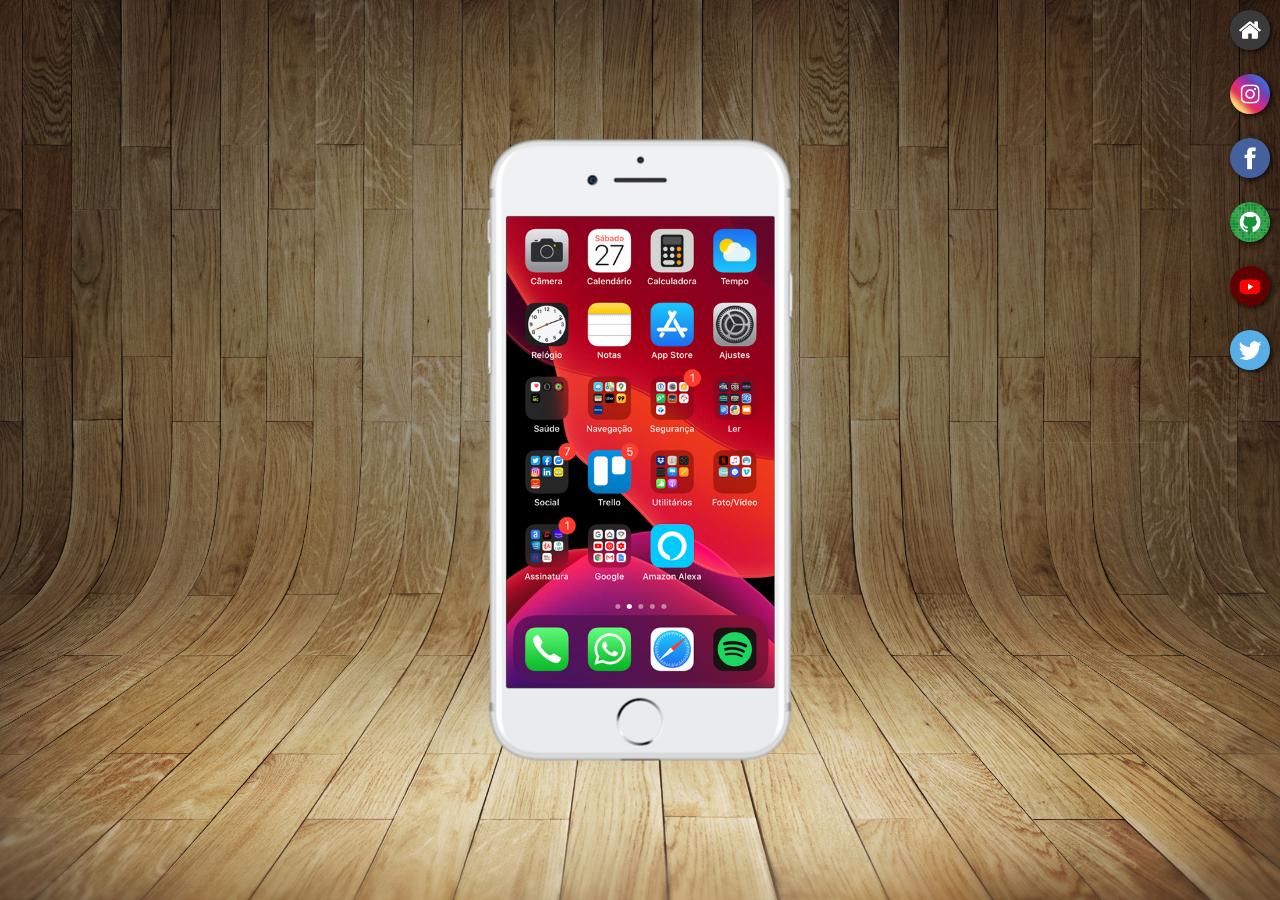
<file: index.html>
<!DOCTYPE html>
<html lang="pt-br">
<head>
    <meta charset="UTF-8">
    <meta name="viewport" content="width=device-width, initial-scale=1.0">
    <link rel="stylesheet" href="style.css">
    <link rel="shortcut icon" href="pacote-d013/favicon.ico" type="image/x-icon">
    <title>Projeto Redes Sociais</title>
</head>
<body>
    <main>
        <section id="telefone">
            <iframe src="home.html" name="tela" id="tela" frameborder="0">

            </iframe>
        </section>
        <section id="redes">
            <a href="home.html" target="tela"> <img src="pacote-d013/imagens/logo-home.jpg"  alt=""></a> <br>
            <a href="instagram.html" target="tela"><img src="pacote-d013/imagens/logo-instagram.jpg" alt=""></a> <br>
            <a href="facebook.html" target="tela"><img src="pacote-d013/imagens/logo-facebook.jpg" alt=""></a> <br>
            <a href="github.html" target="tela"><img src="pacote-d013/imagens/logo-github.jpg" alt=""></a> <br>
            <a href="youtube.html" target="tela"><img src="pacote-d013/imagens/logo-youtube.jpg" alt=""></a> <br>
            <a href="twitter.html" target="tela"><img src="pacote-d013/imagens/logo-twitter.jpg" alt=""></a>
        </section>
    </main>
</body>
</html>
</file>
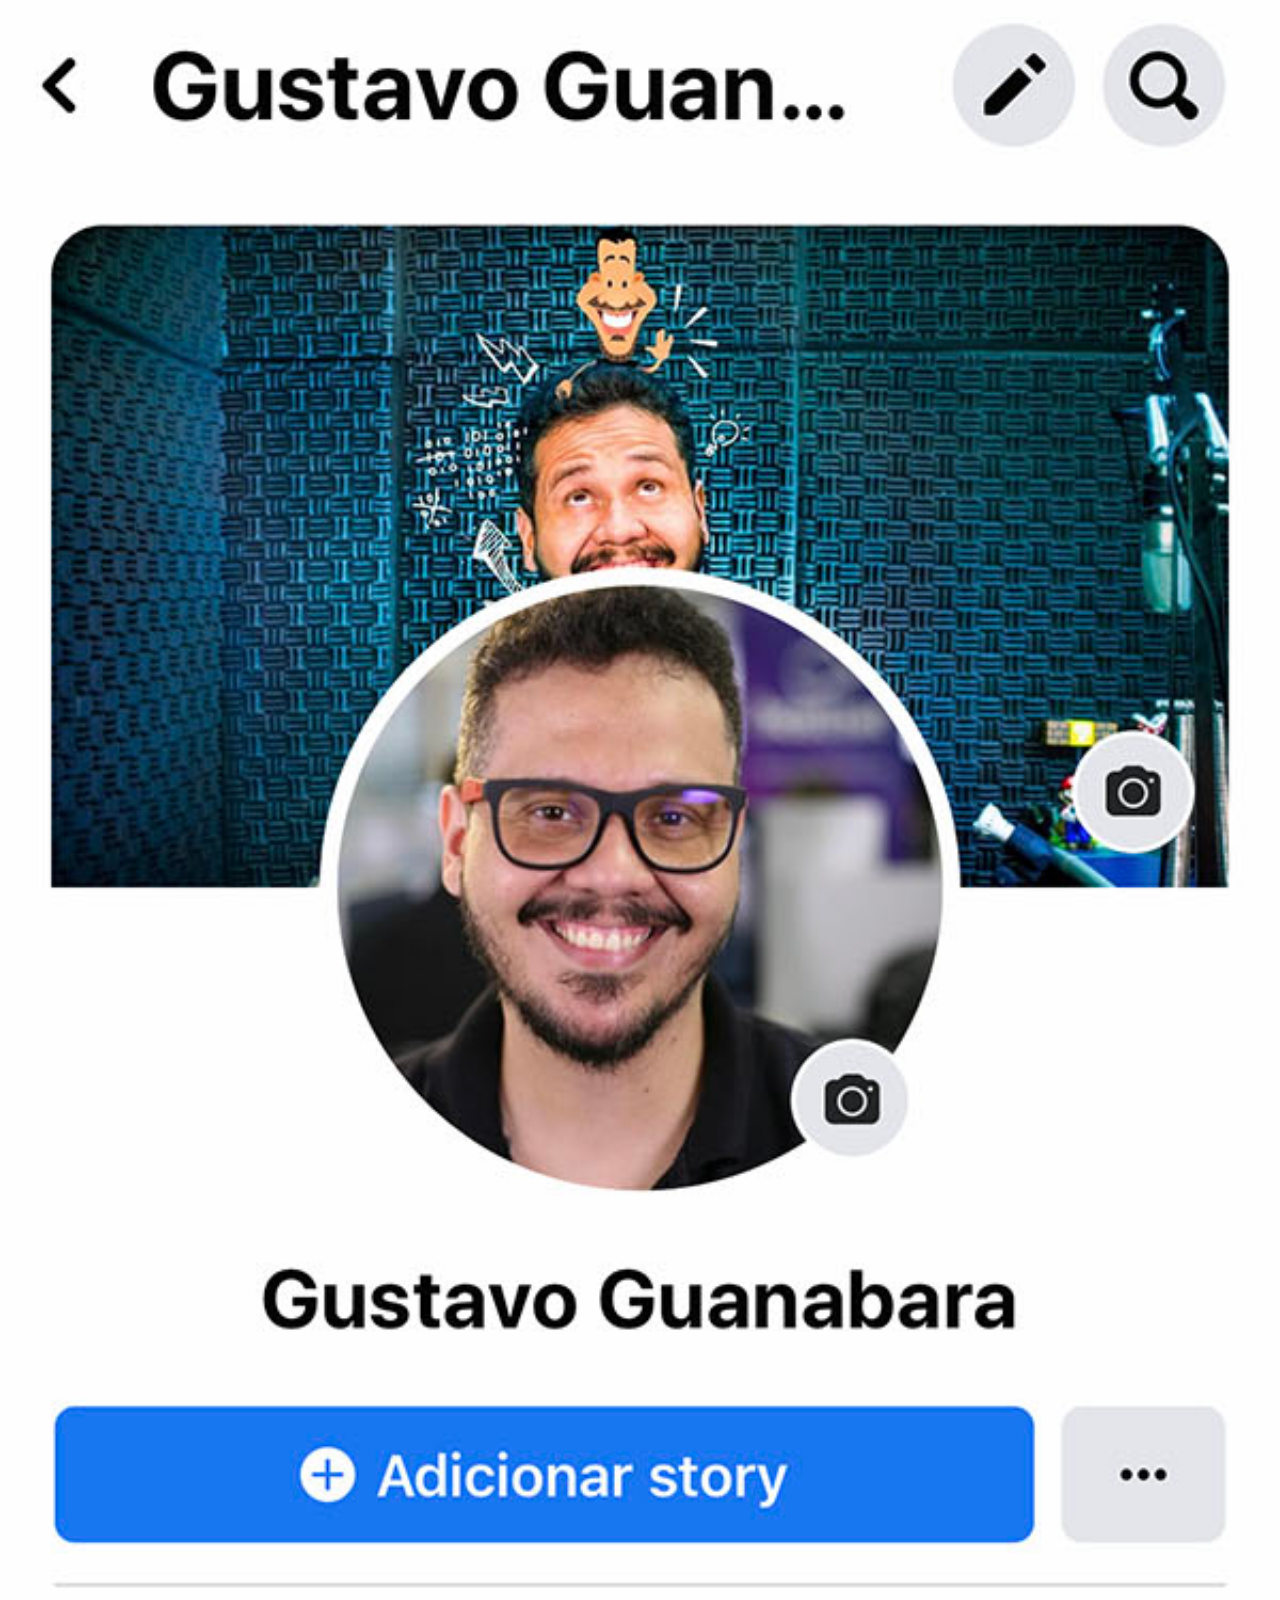
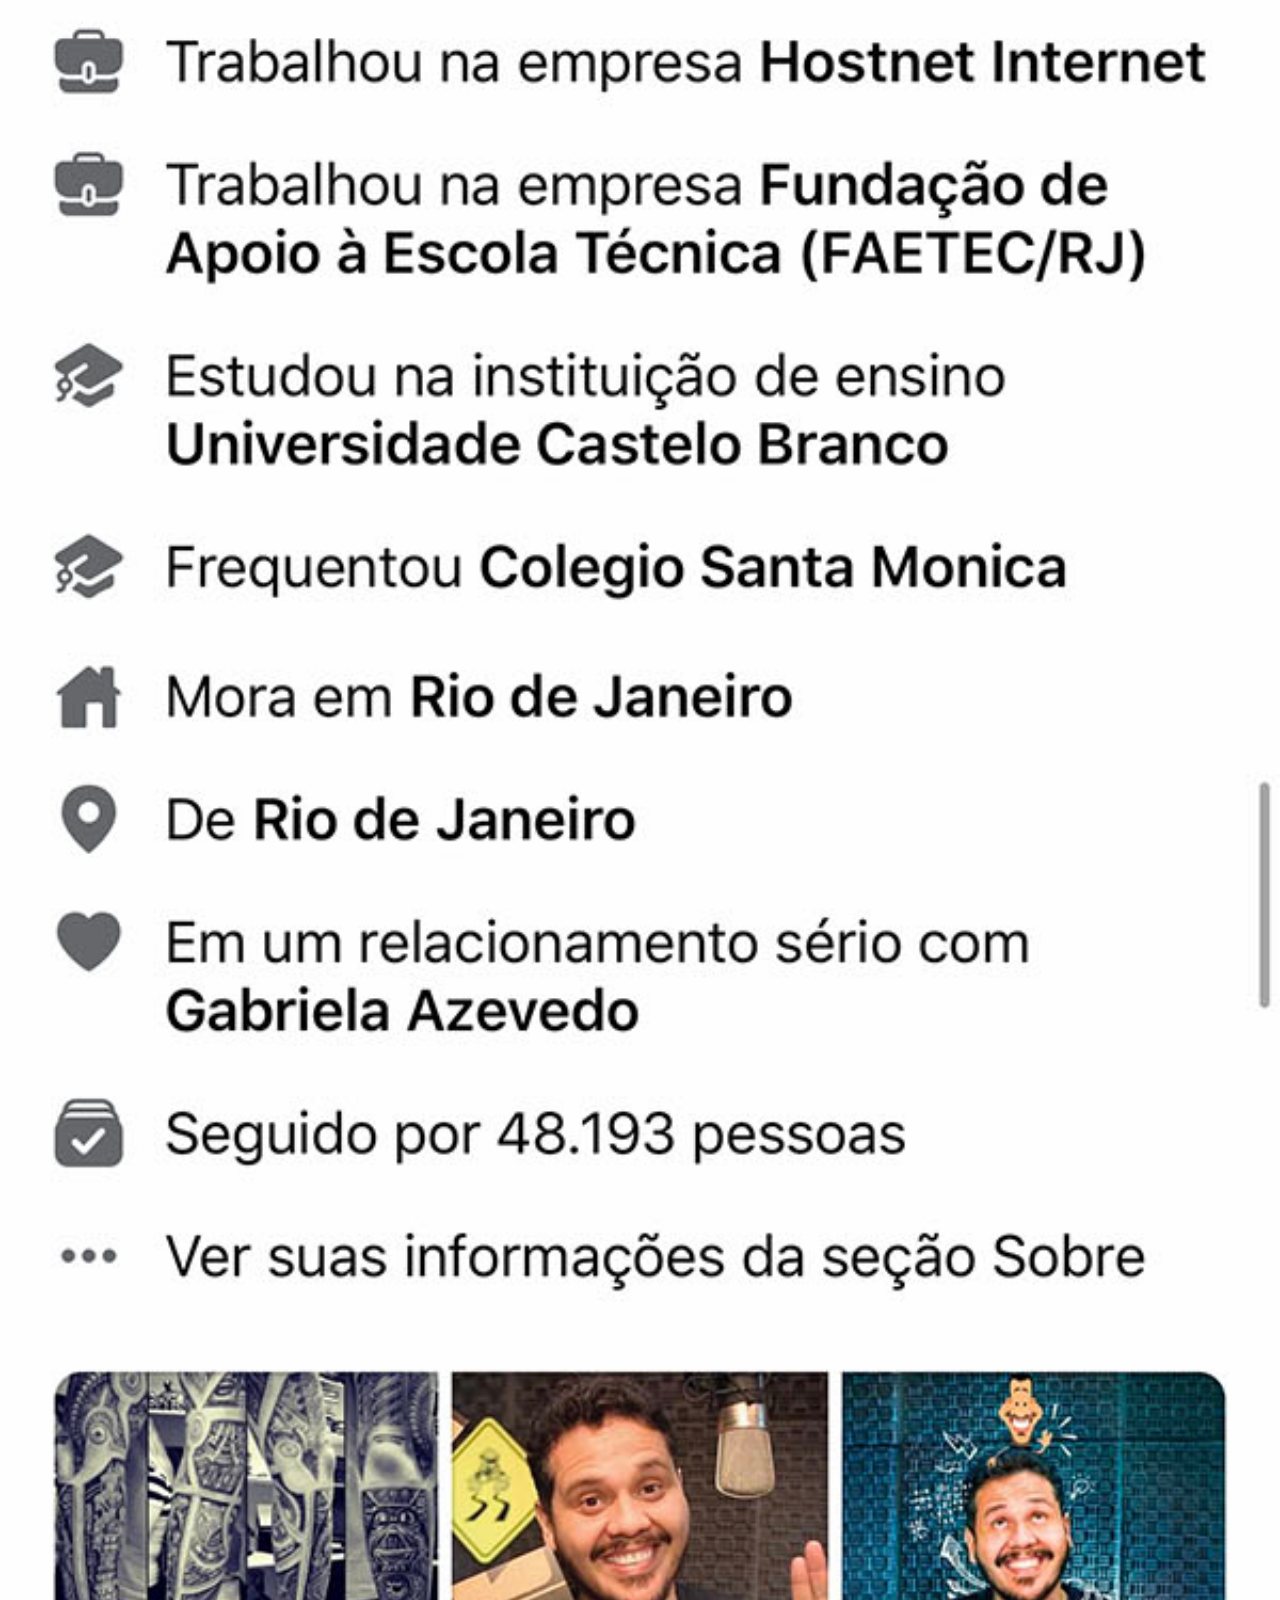
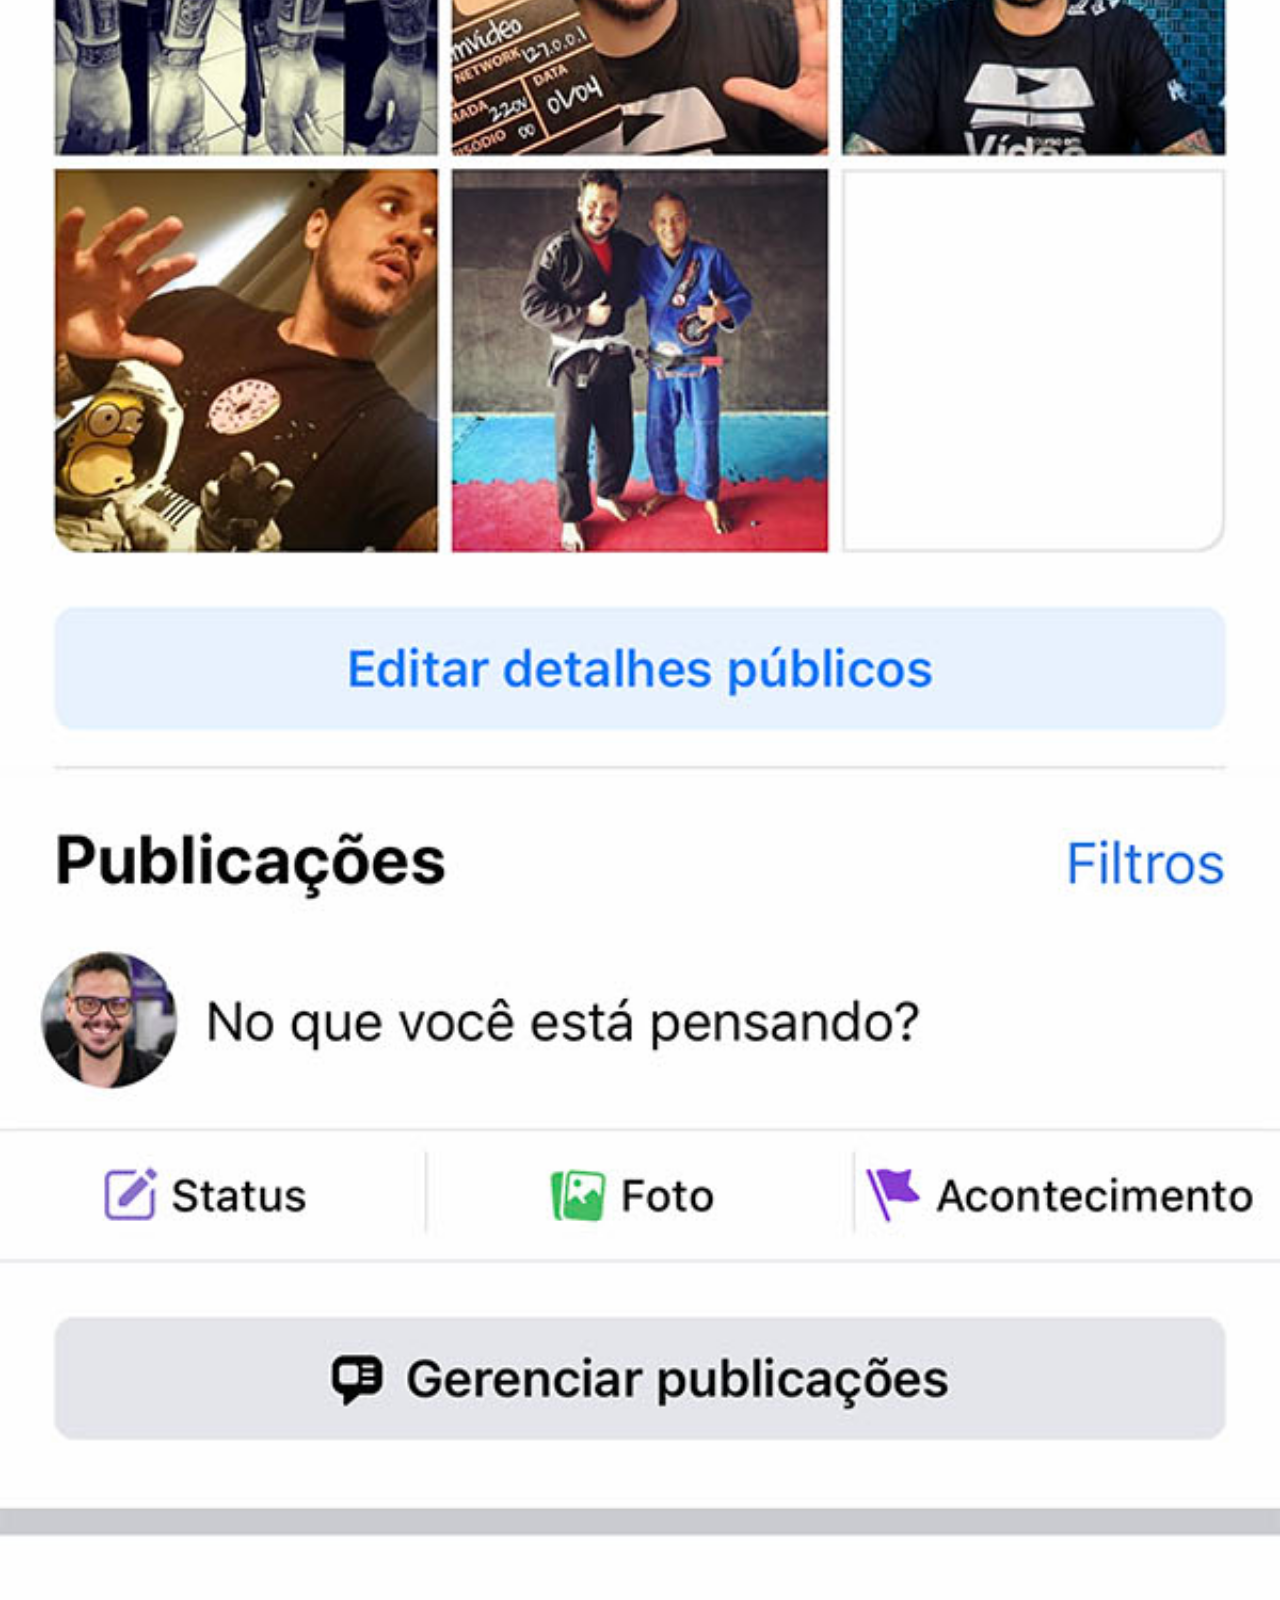
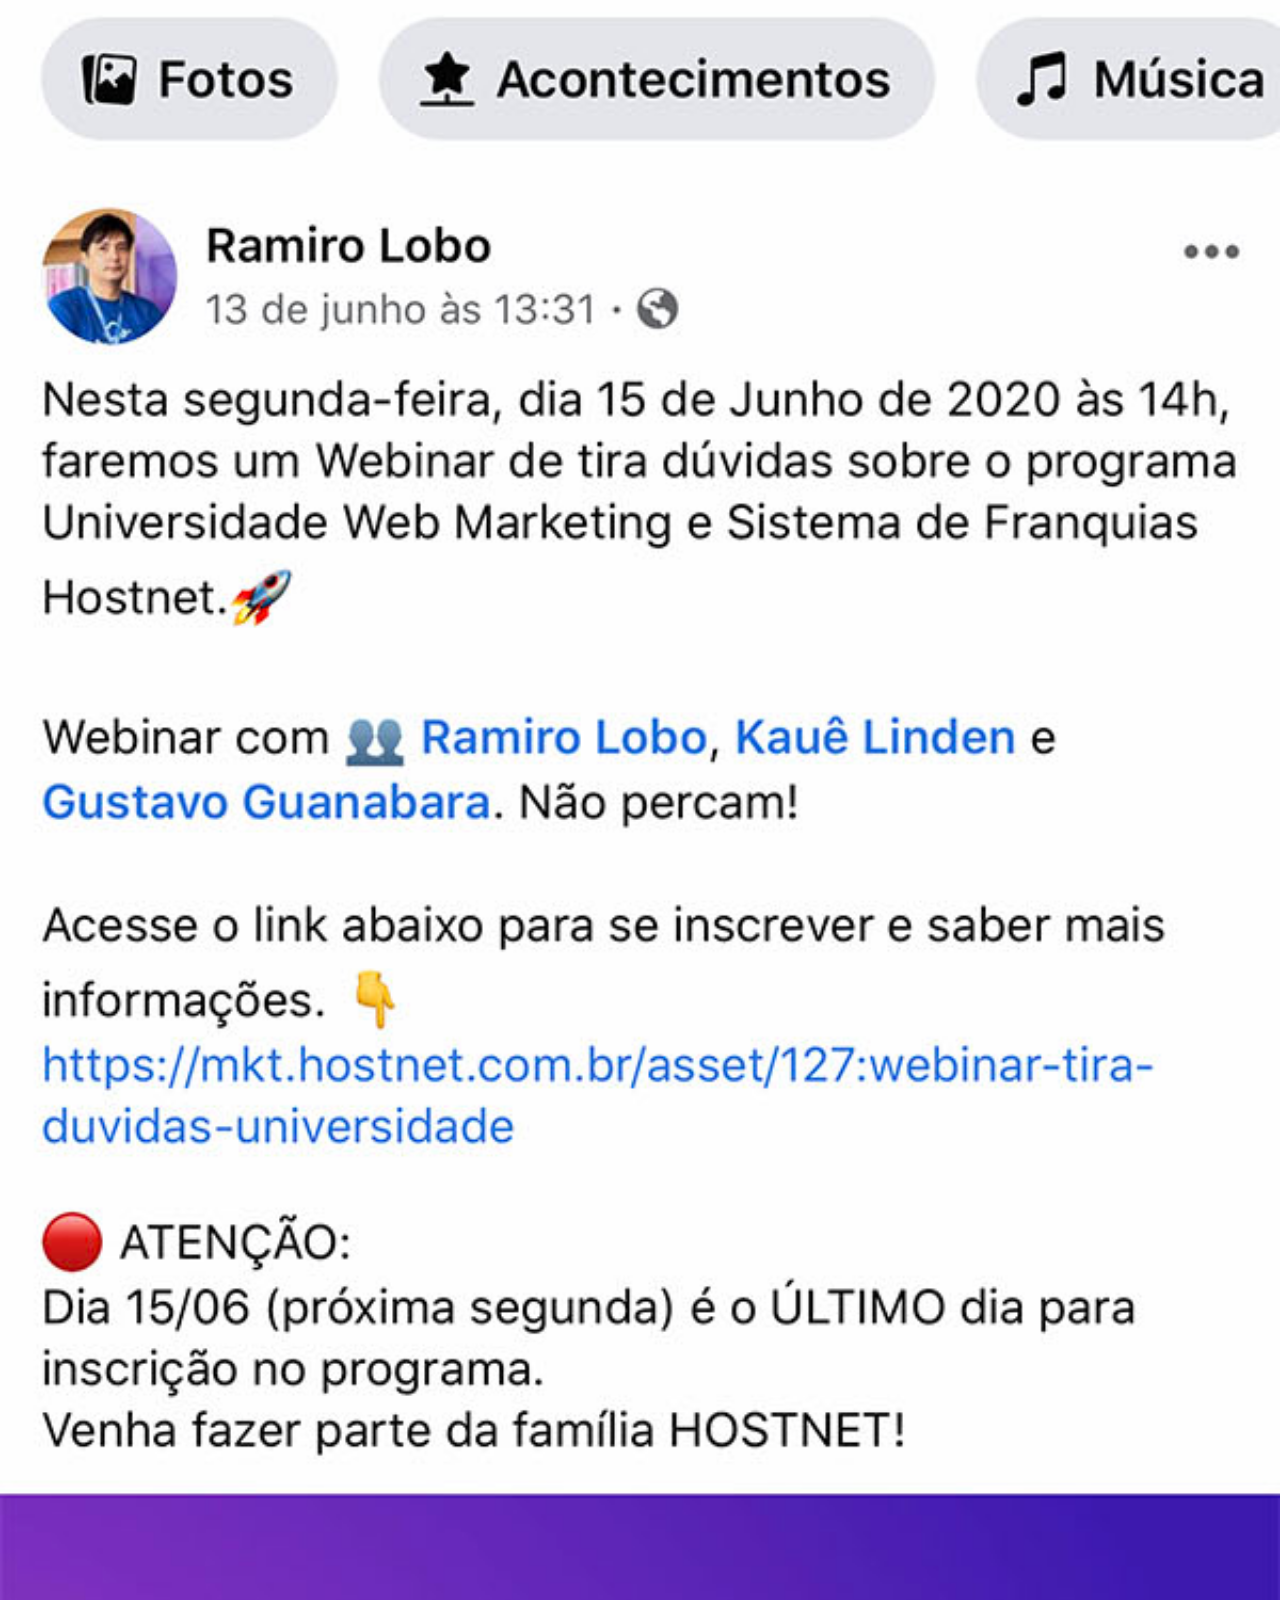
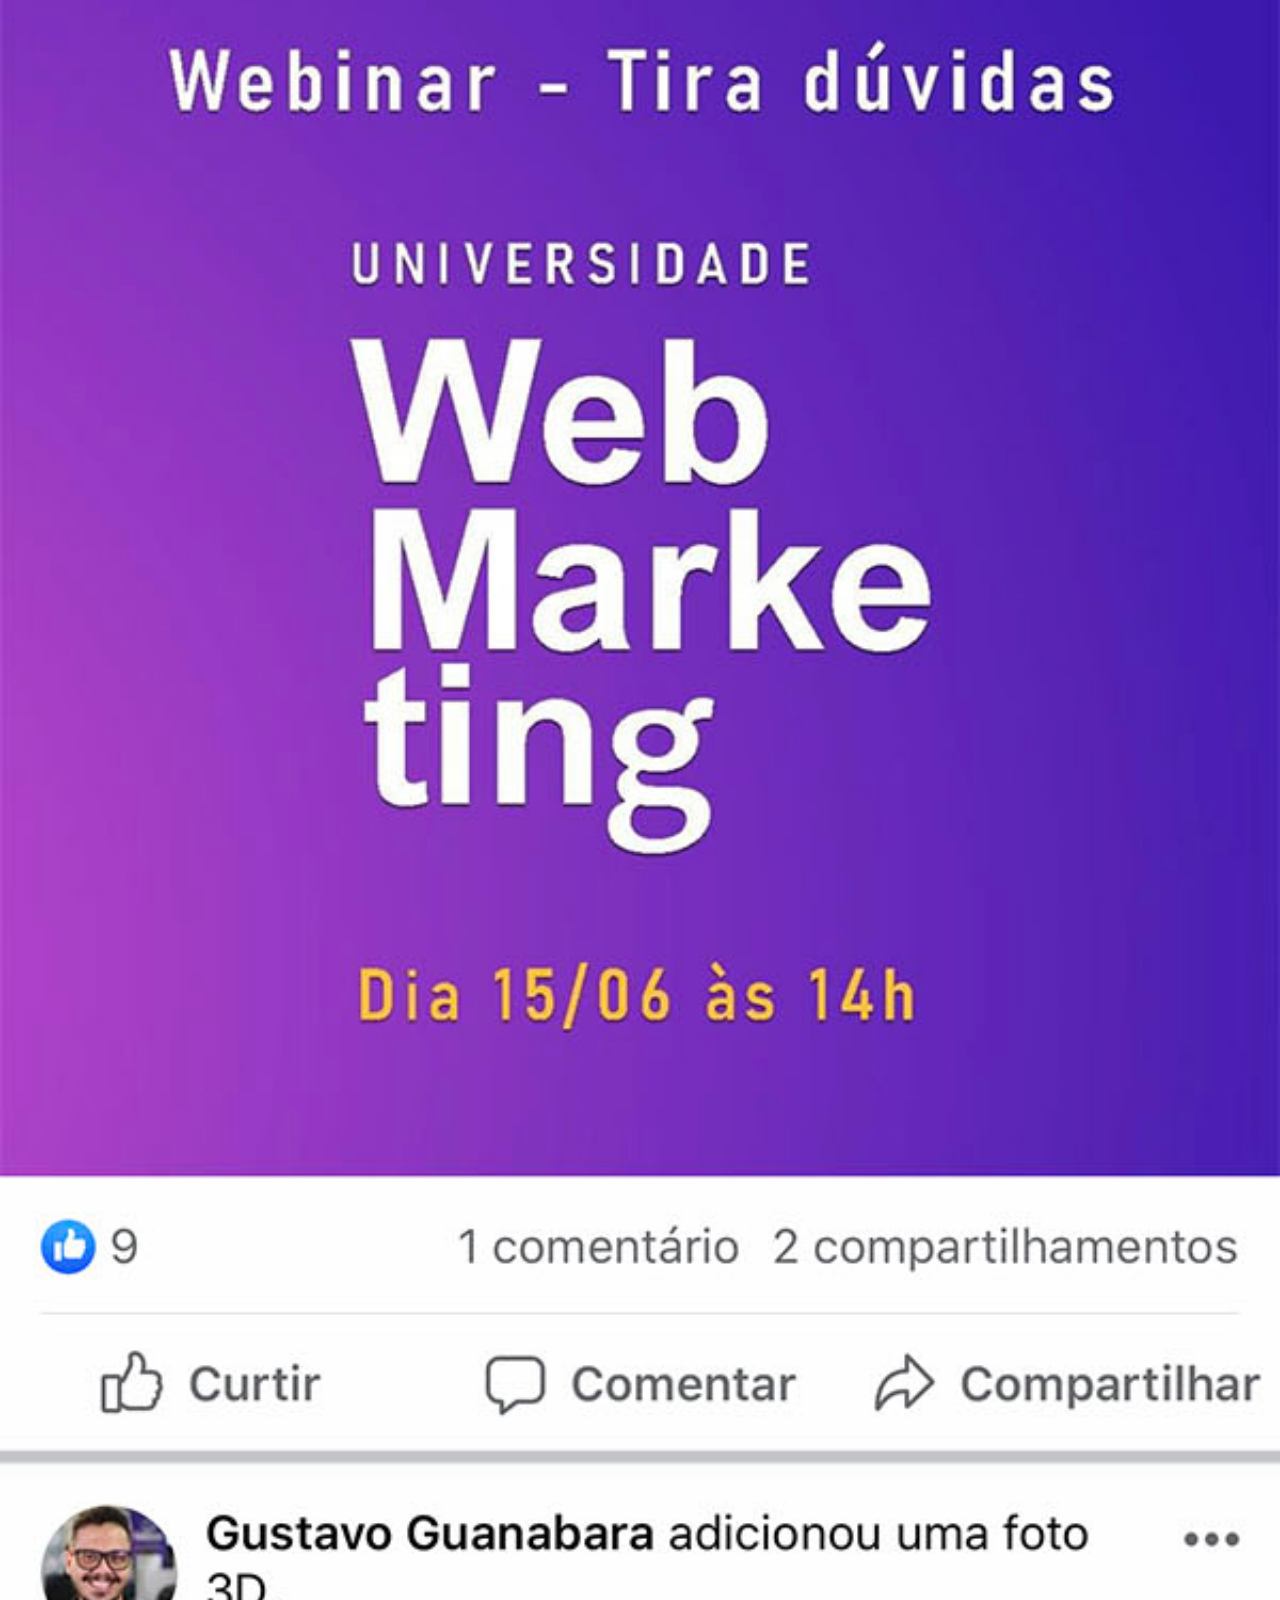
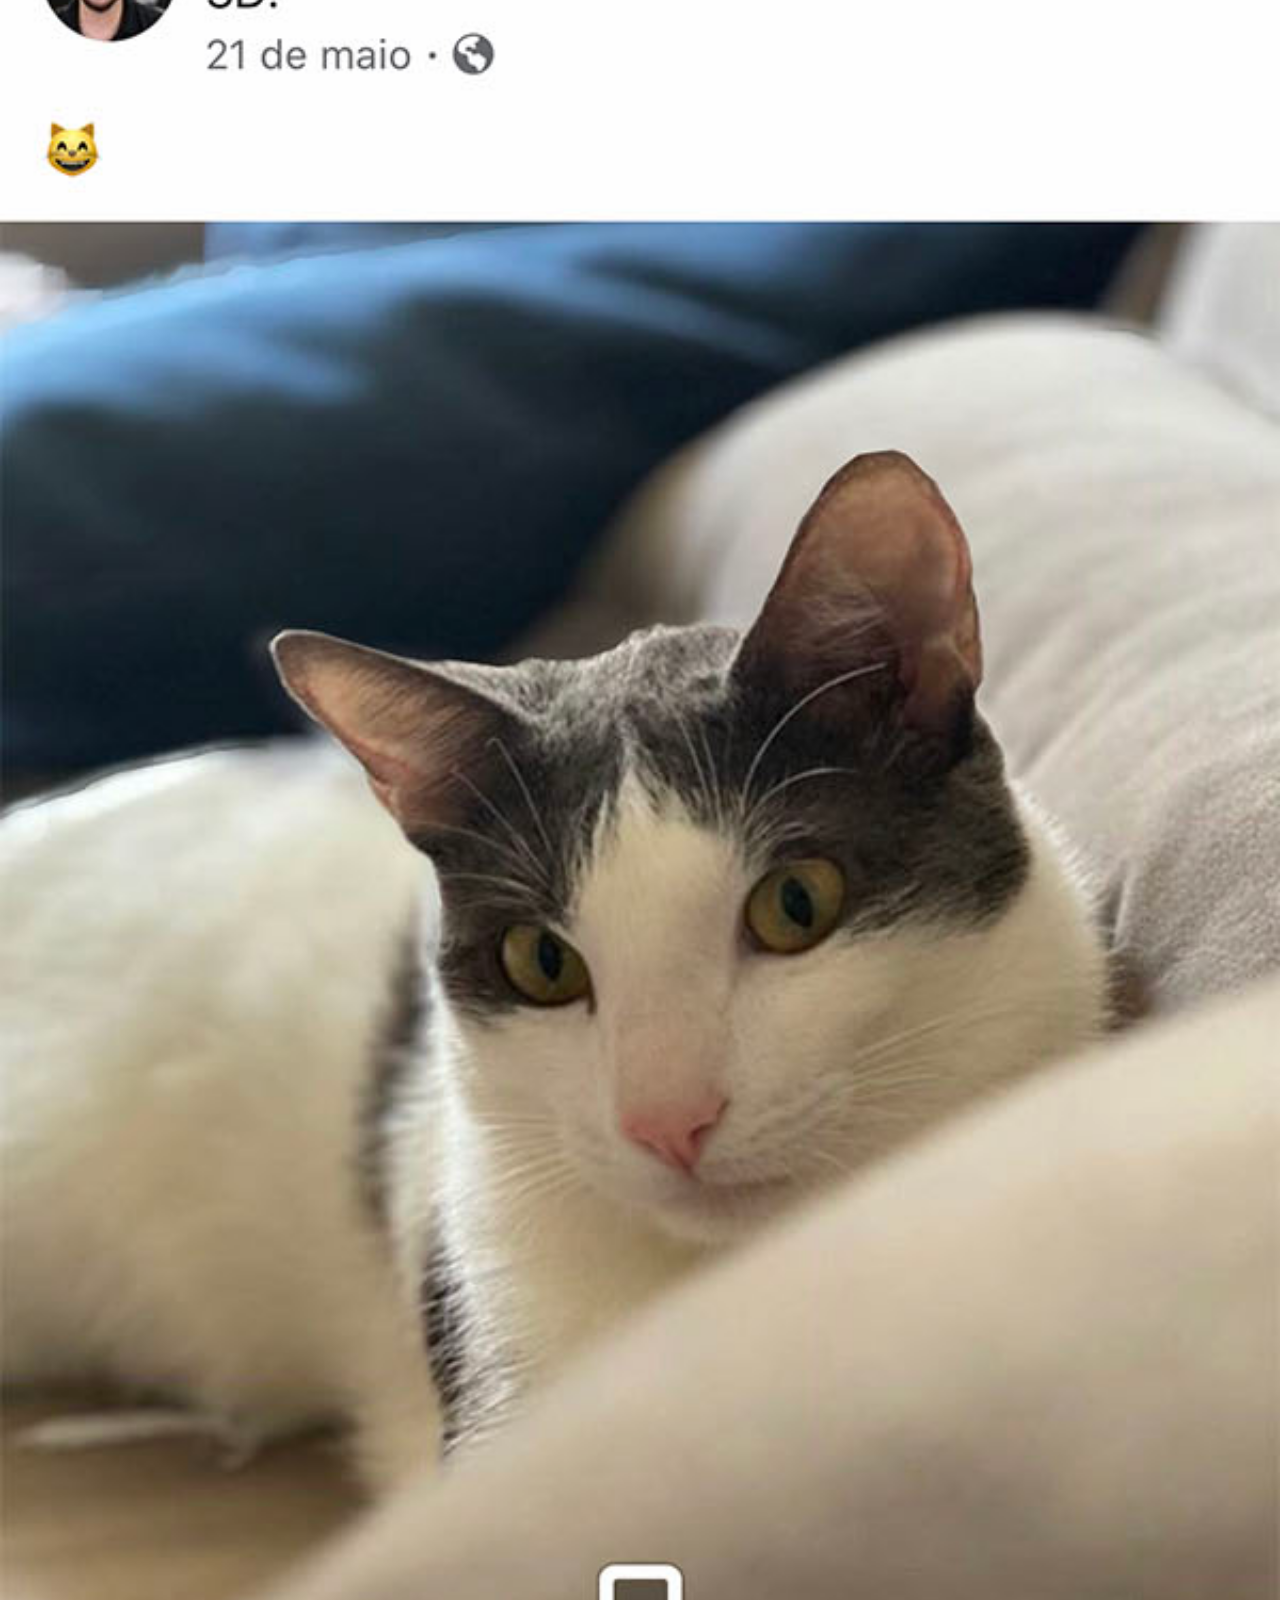
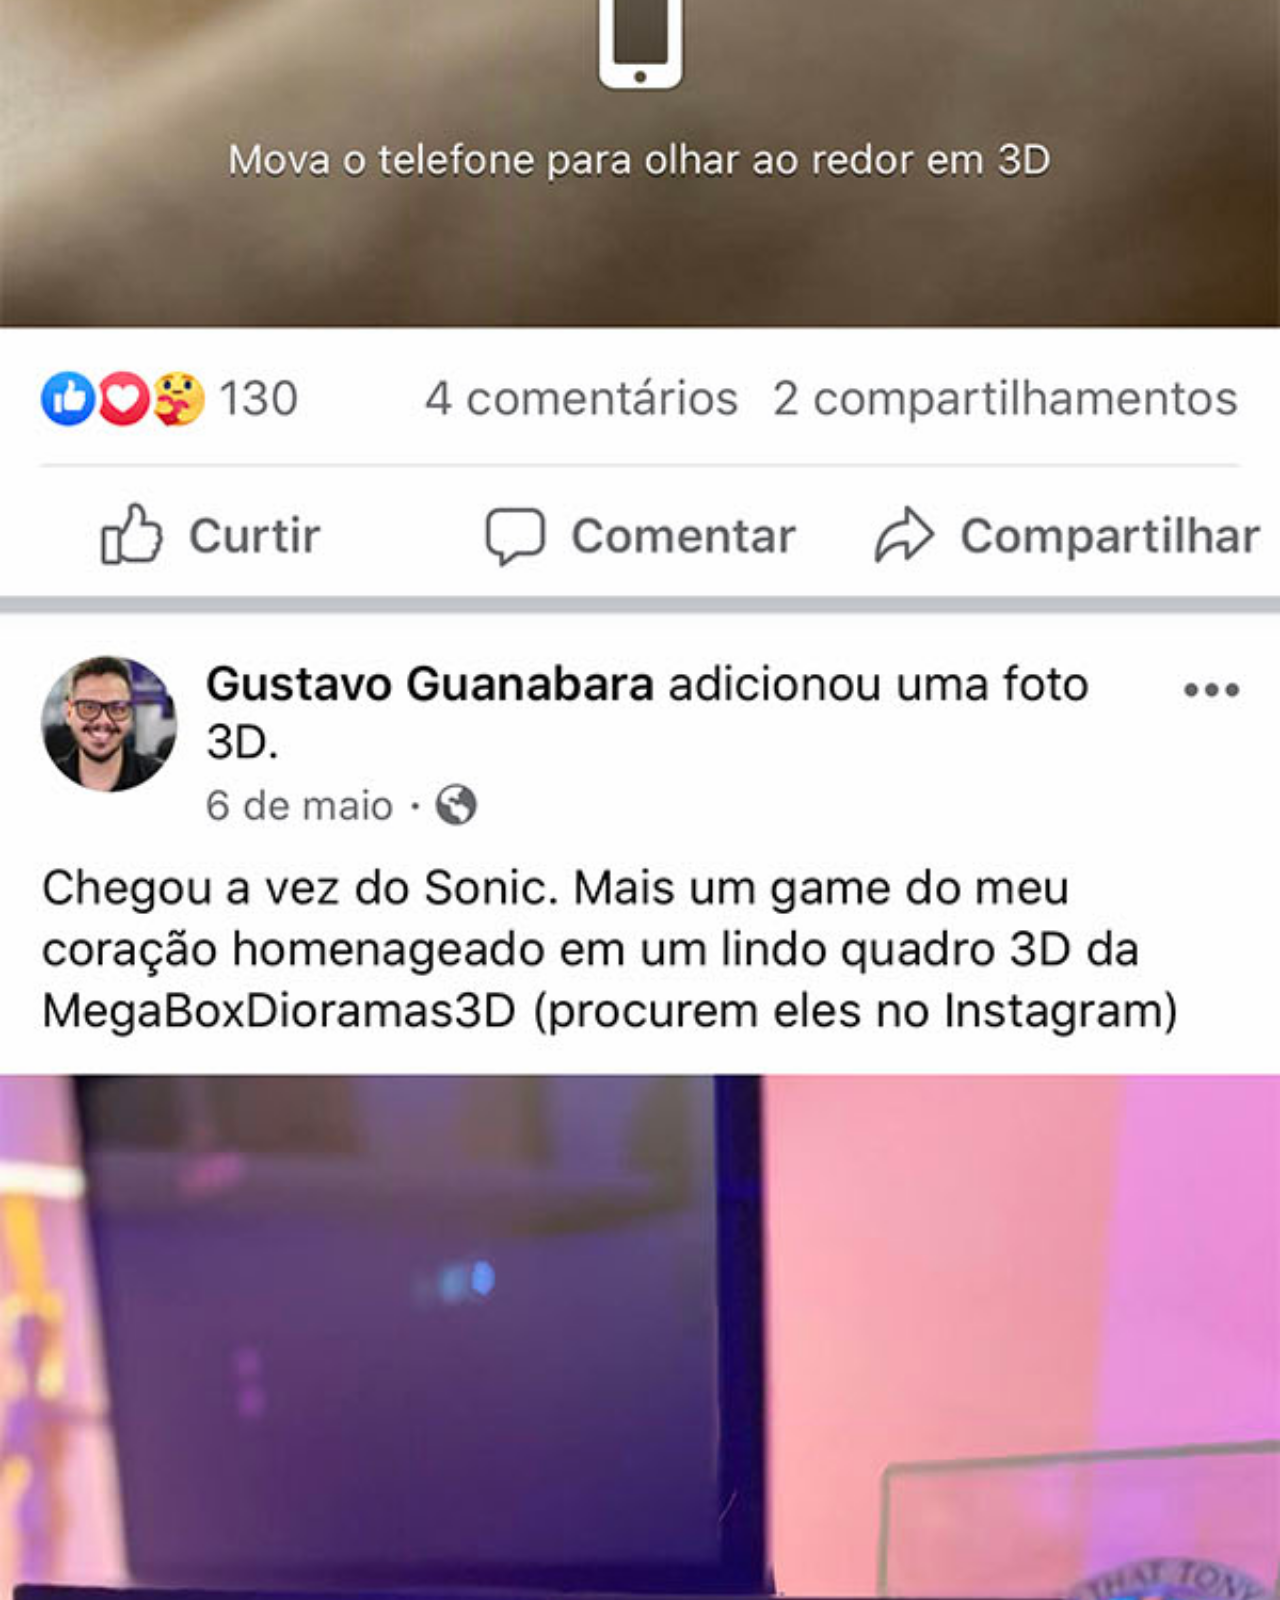
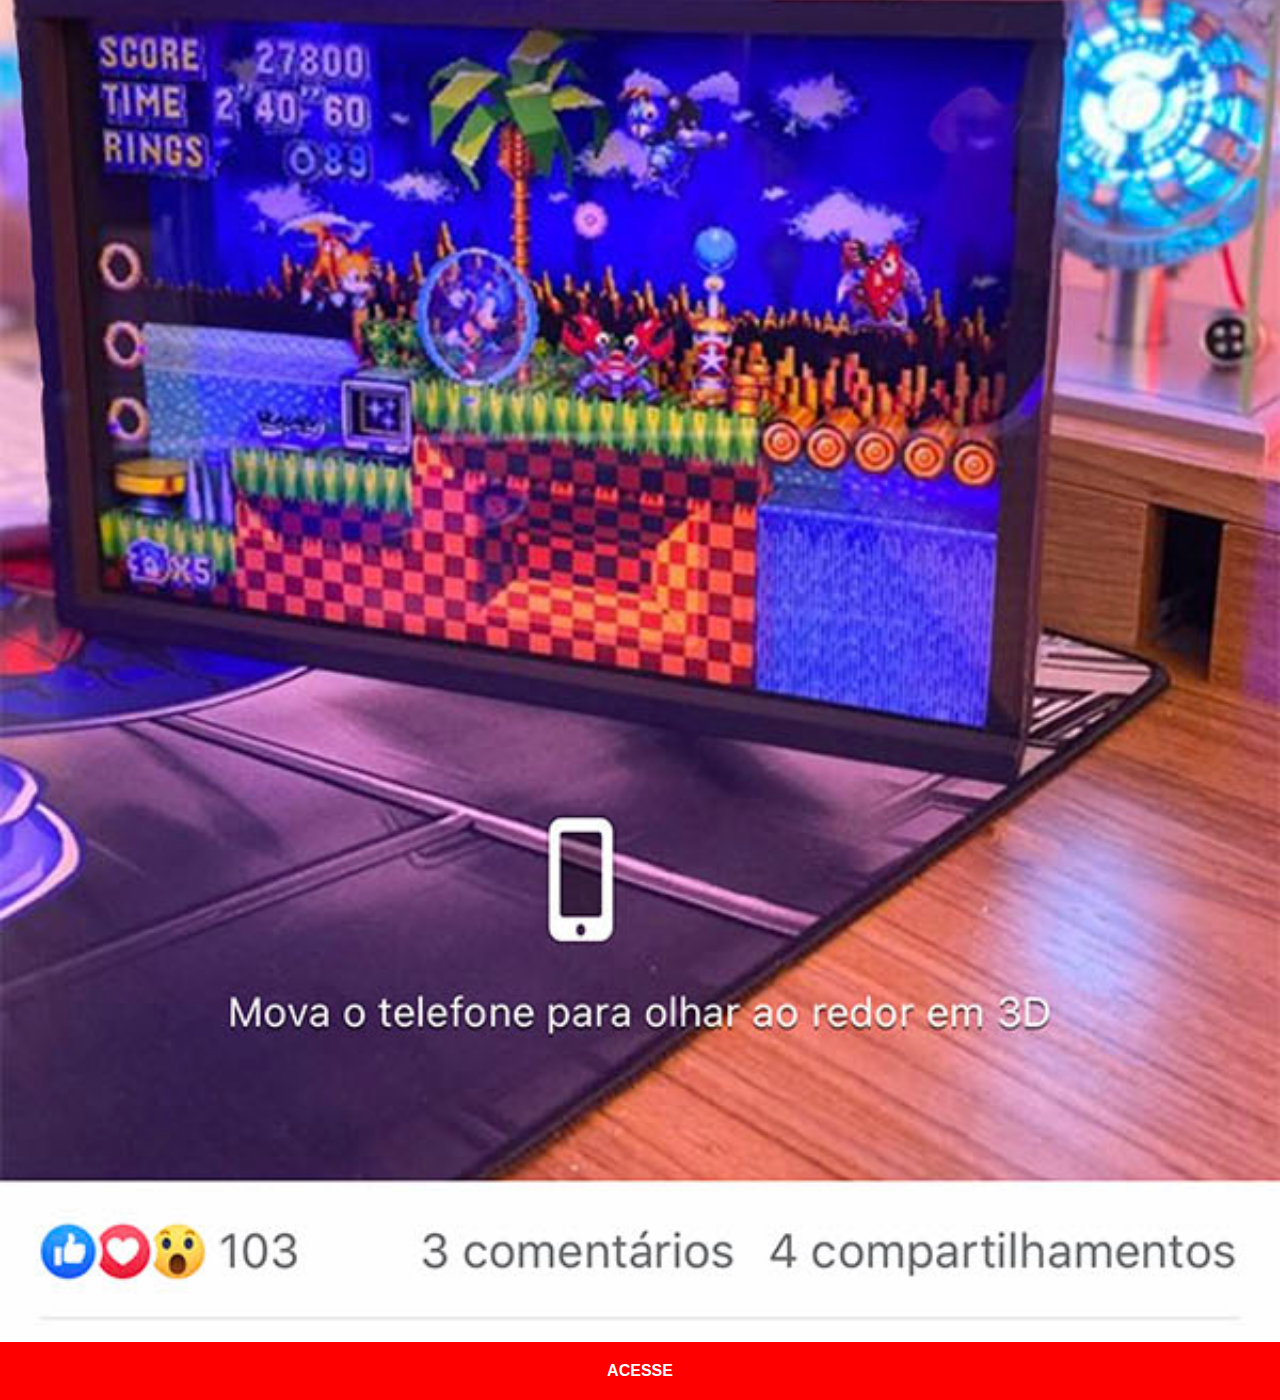
<file: facebook.html>
<!DOCTYPE html>
<html lang="pt-br">
<head>
    <meta charset="UTF-8">
    <meta name="viewport" content="width=device-width, initial-scale=1.0">
    <title>facebook</title>
    <style>
        *{
            margin: 0;
            padding: 0;
            font-family: Arial, Helvetica, sans-serif;
        }
        ::-webkit-scrollbar{
            width: 0;
            height: 0;
        }
        img{
            width: 100vw;
        }
        a{
            display: block;
            background-color: red;
            color: white;
            padding: 20px;
            text-decoration: none;
            text-align: center;
            font-weight: bold;
        }
    </style>
</head>
<body>
    <img src="pacote-d013/imagens/tela-facebook.jpg" alt="">
    <a href="https://www.facebook.com/gustavoguanabara/" target="_blank">ACESSE</a>
</body>
</html>
</file>
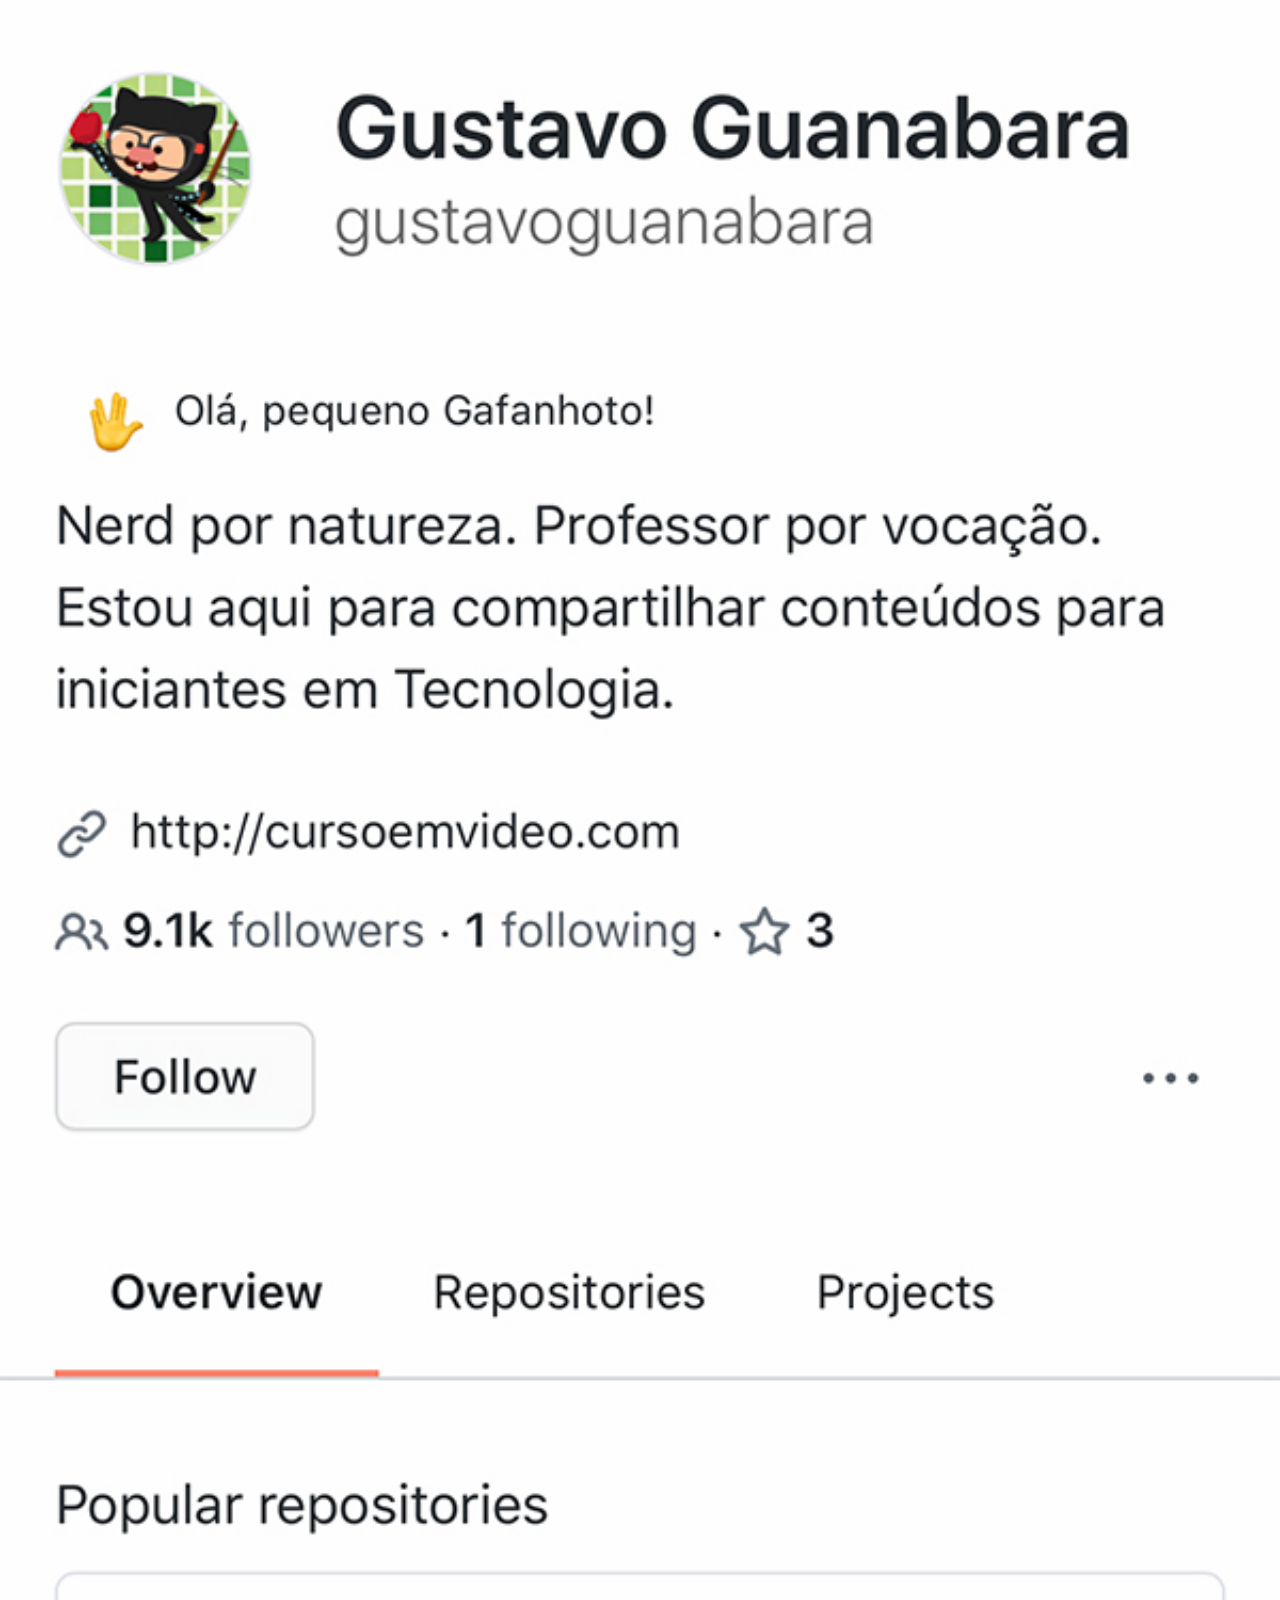
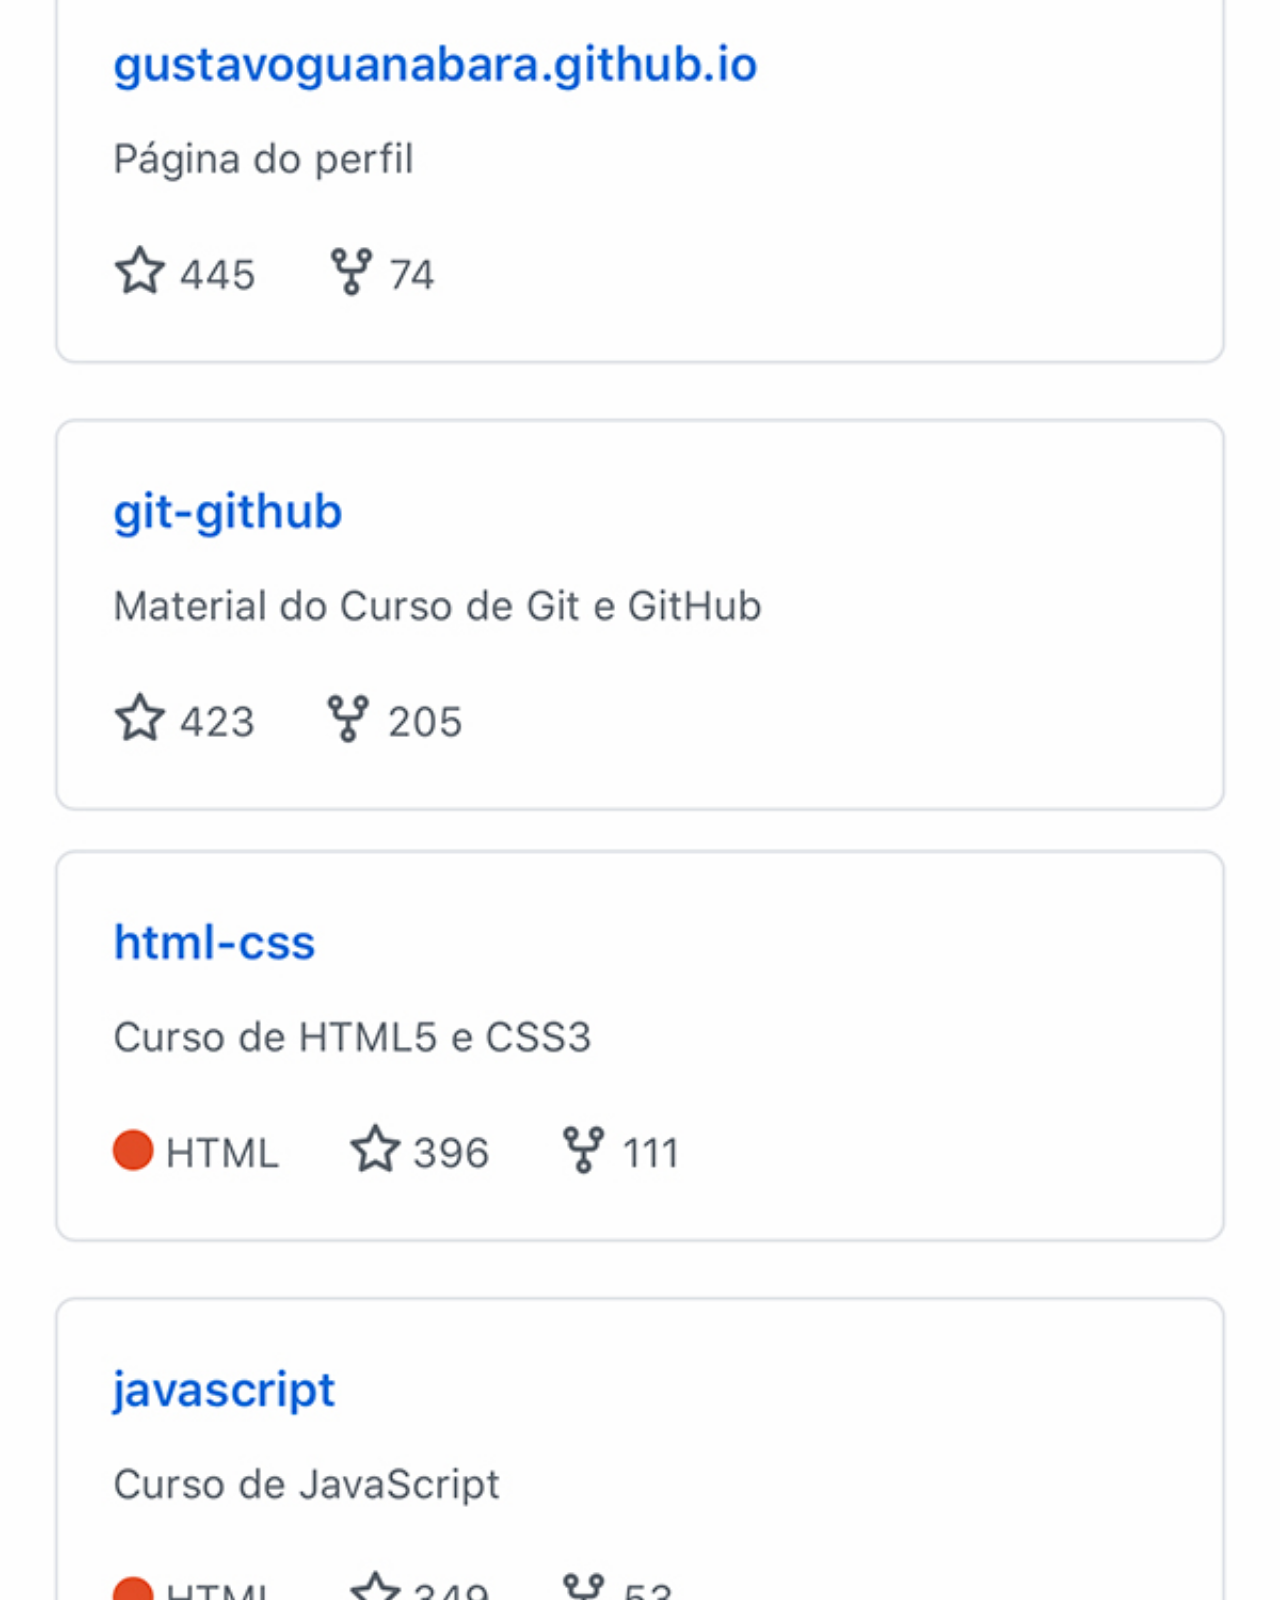
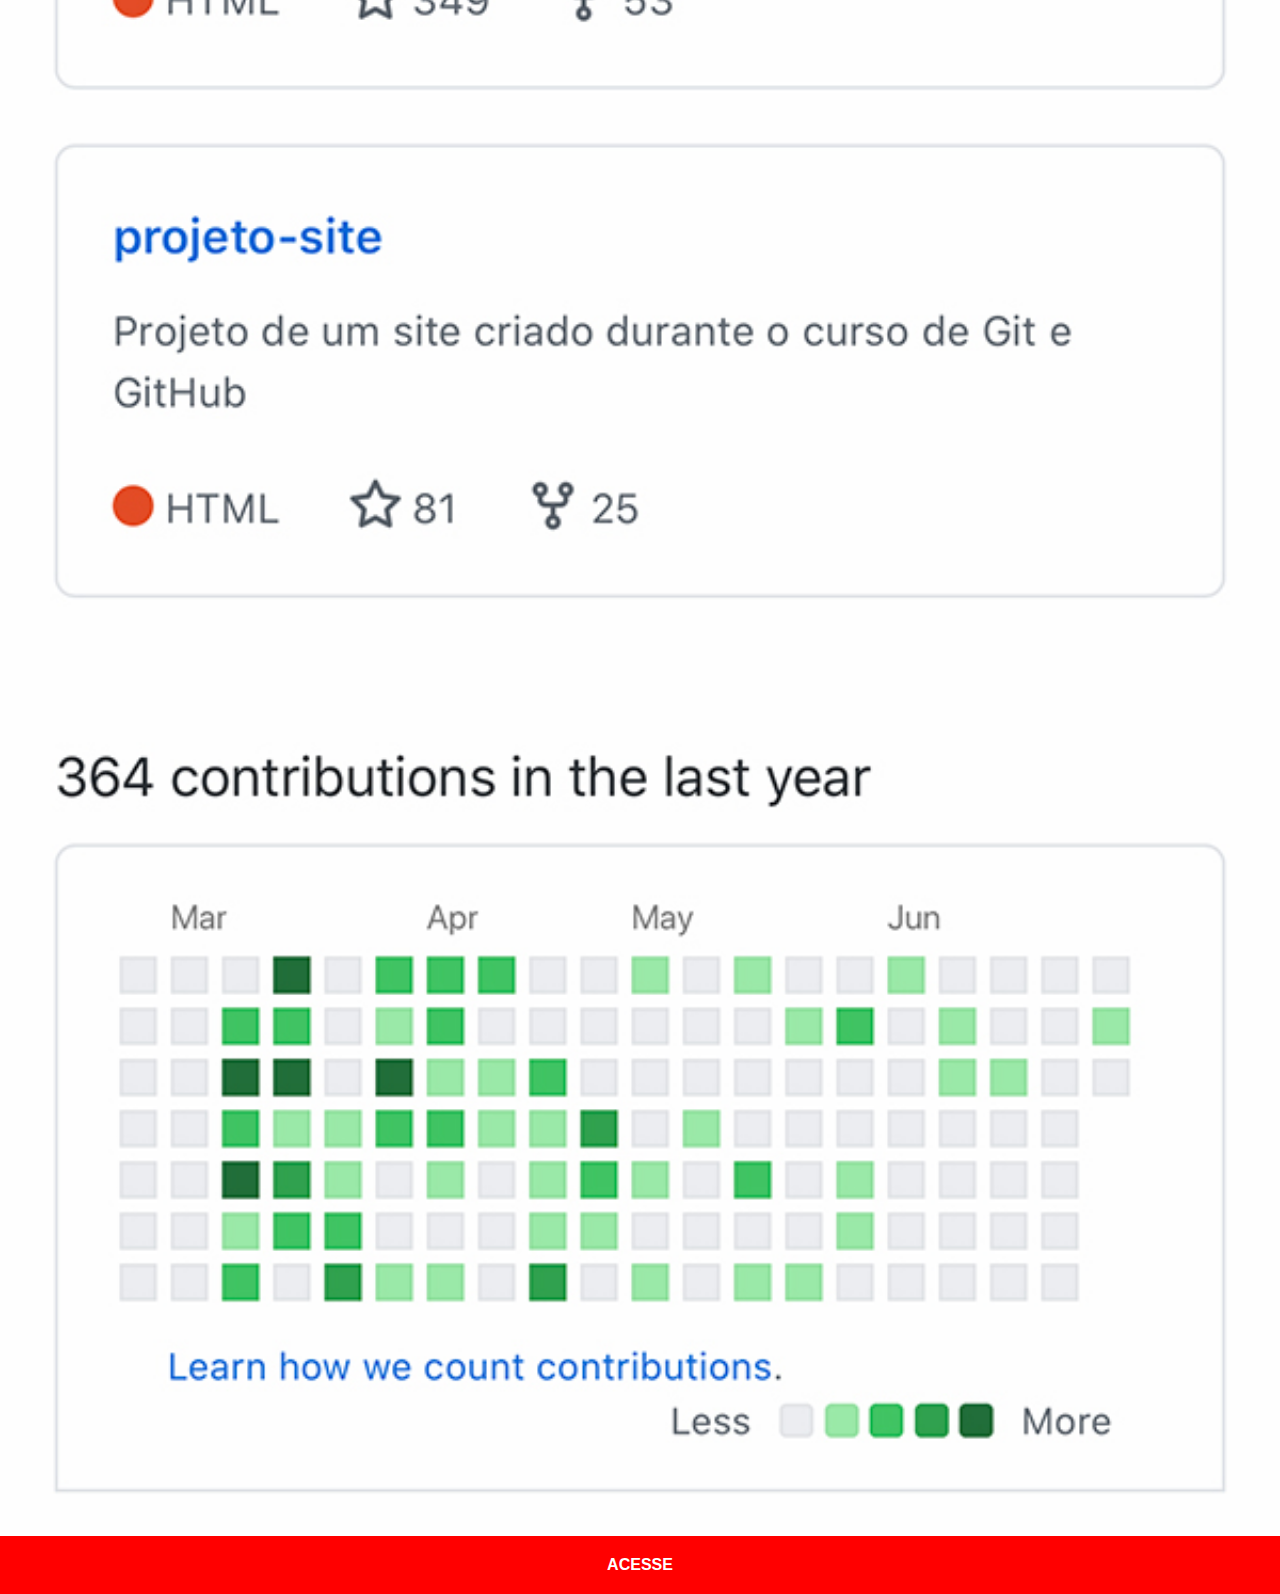
<file: github.html>
<!DOCTYPE html>
<html lang="pt-br">
<head>
    <meta charset="UTF-8">
    <meta name="viewport" content="width=device-width, initial-scale=1.0">
    <title>github</title>
    <style>
        *{
            margin: 0px;
            padding: 0px;
            font-family: Arial, Helvetica, sans-serif;
        }
        ::-webkit-scrollbar{
            width: 0px;
            height: 0px;
        }
        img{
            width: 100vw;
        }
        a{
            text-decoration: none;
            background: red;
            padding: 20px;
            text-align: center;
            font-weight: bold;
            color: white;
            display: block;
        }
    </style>
</head>
<body>
    <img src="pacote-d013/imagens/tela-github.jpg" alt="">
    <a href="https://github.com/gustavoguanabara" target="_blank">ACESSE</a>
</body>
</html>
</file>
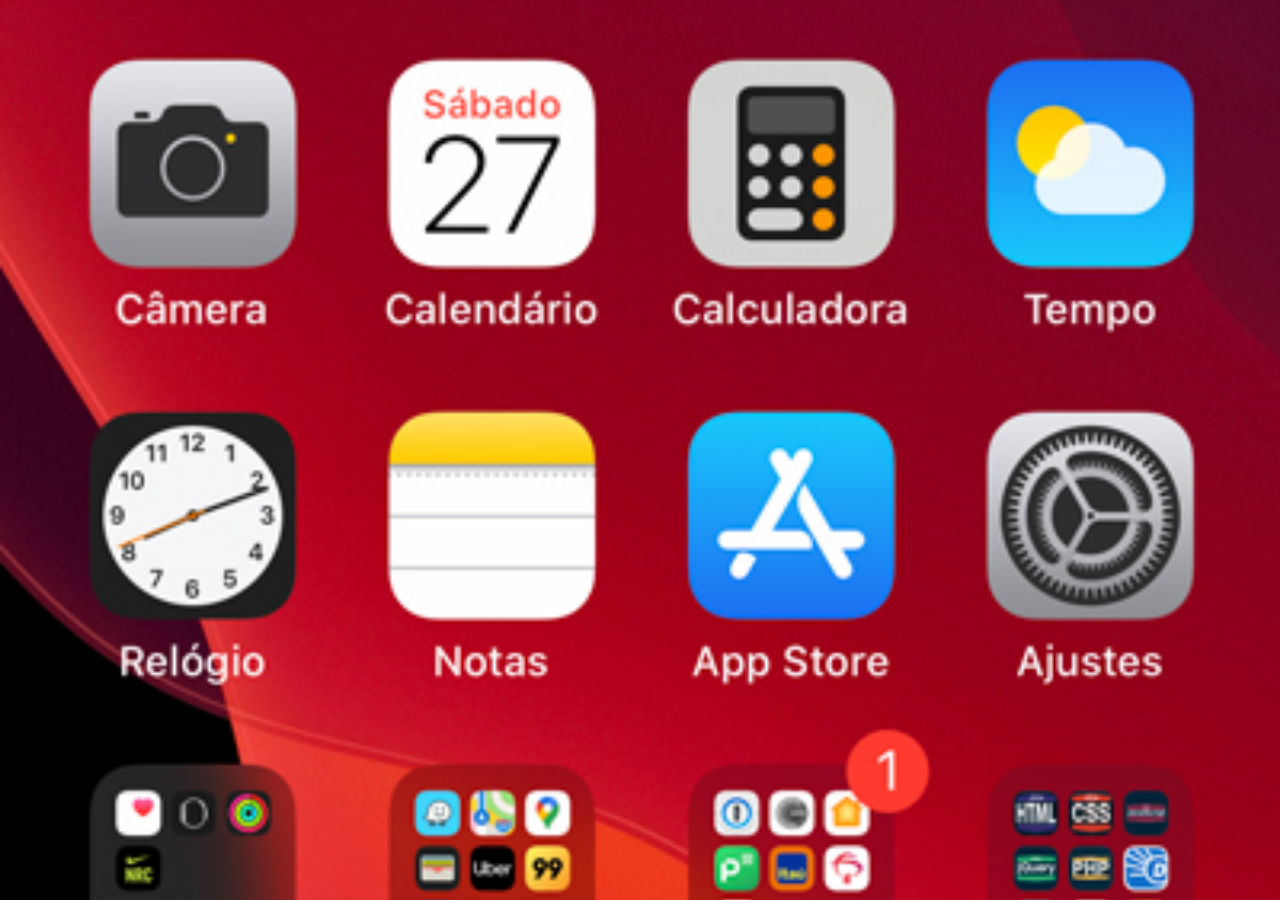
<file: home.html>
<!DOCTYPE html>
<html lang="pt-br">
<head>
    <meta charset="UTF-8">
    <meta name="viewport" content="width=device-width, initial-scale=1.0">
    <title>home</title>
    <style>
        *{
            margin: 0;
            padding: 0;

        }
        body{
            width: 100vw;
            height: 100vh;
            background: black url(pacote-d013/imagens/tela-home.jpg) no-repeat top center;
            background-size: cover;
        }
    </style>
</head>
<body>
    
</body>
</html>
</file>
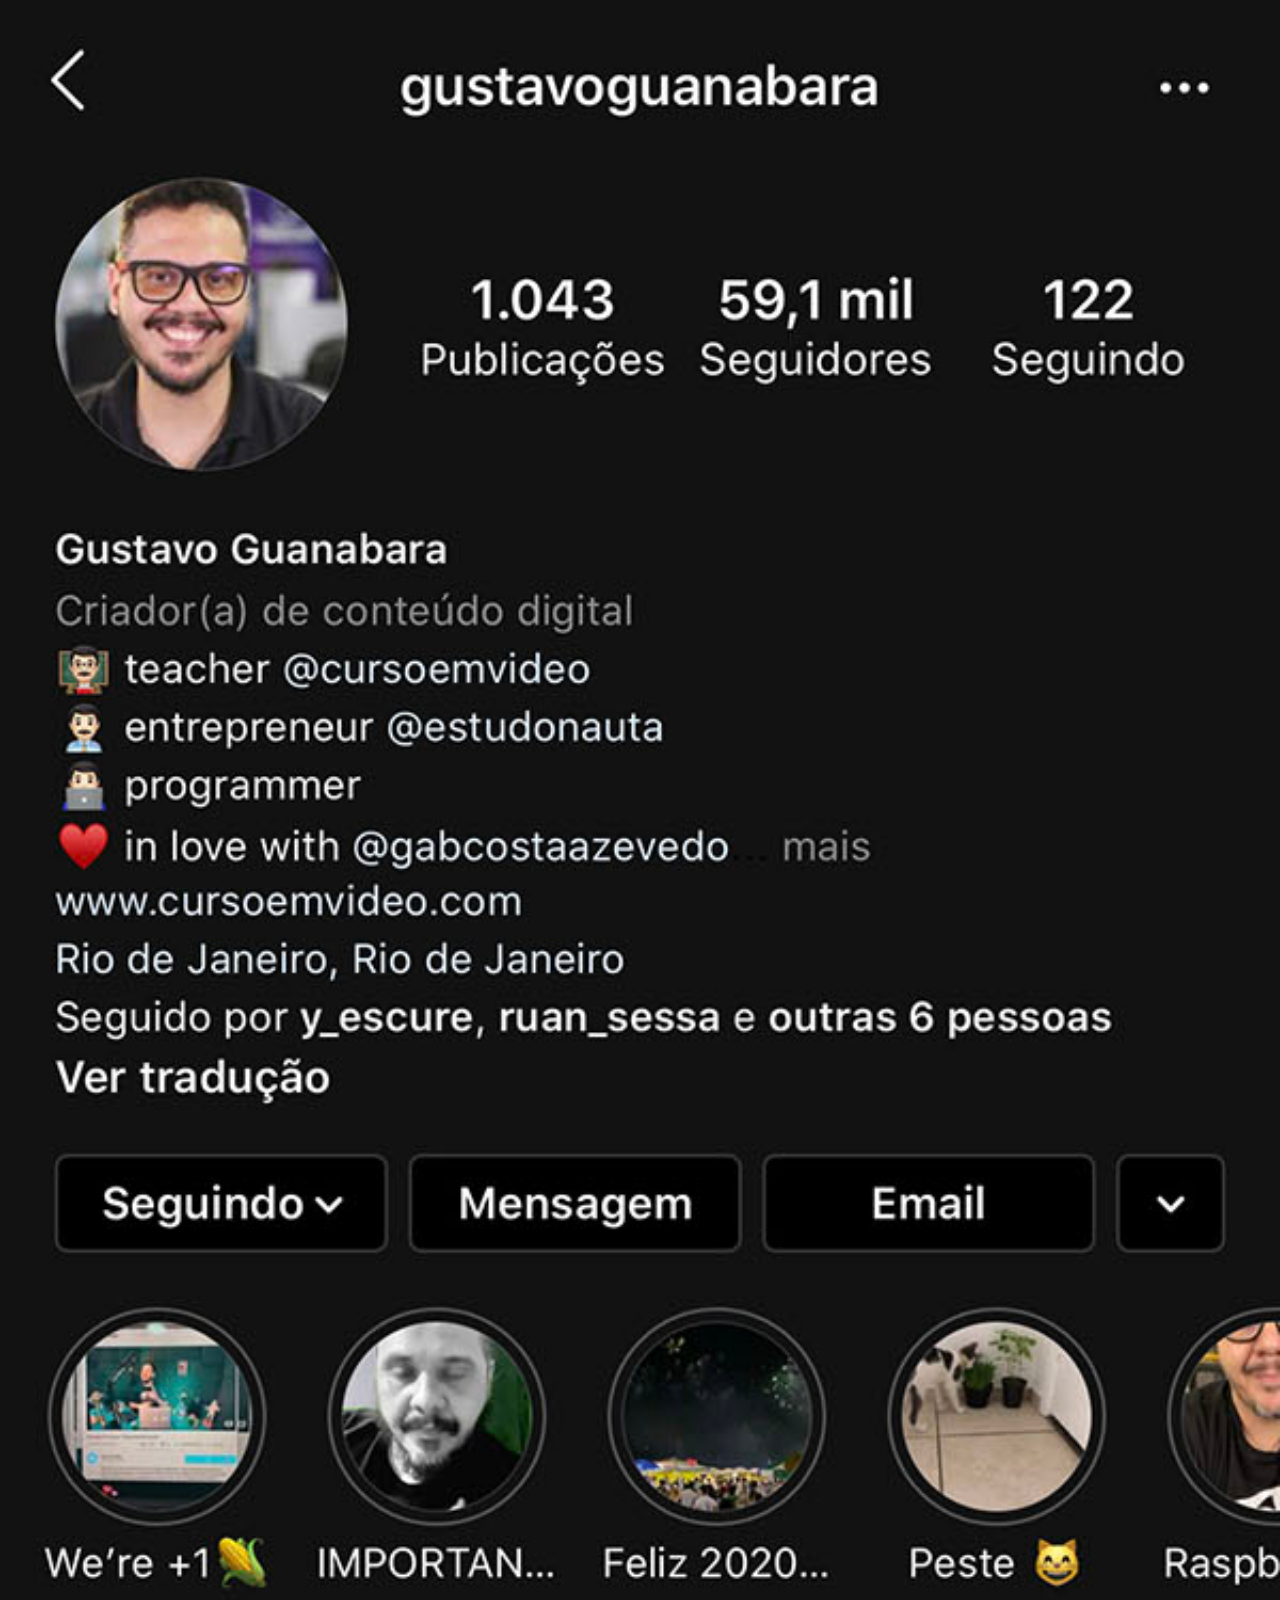
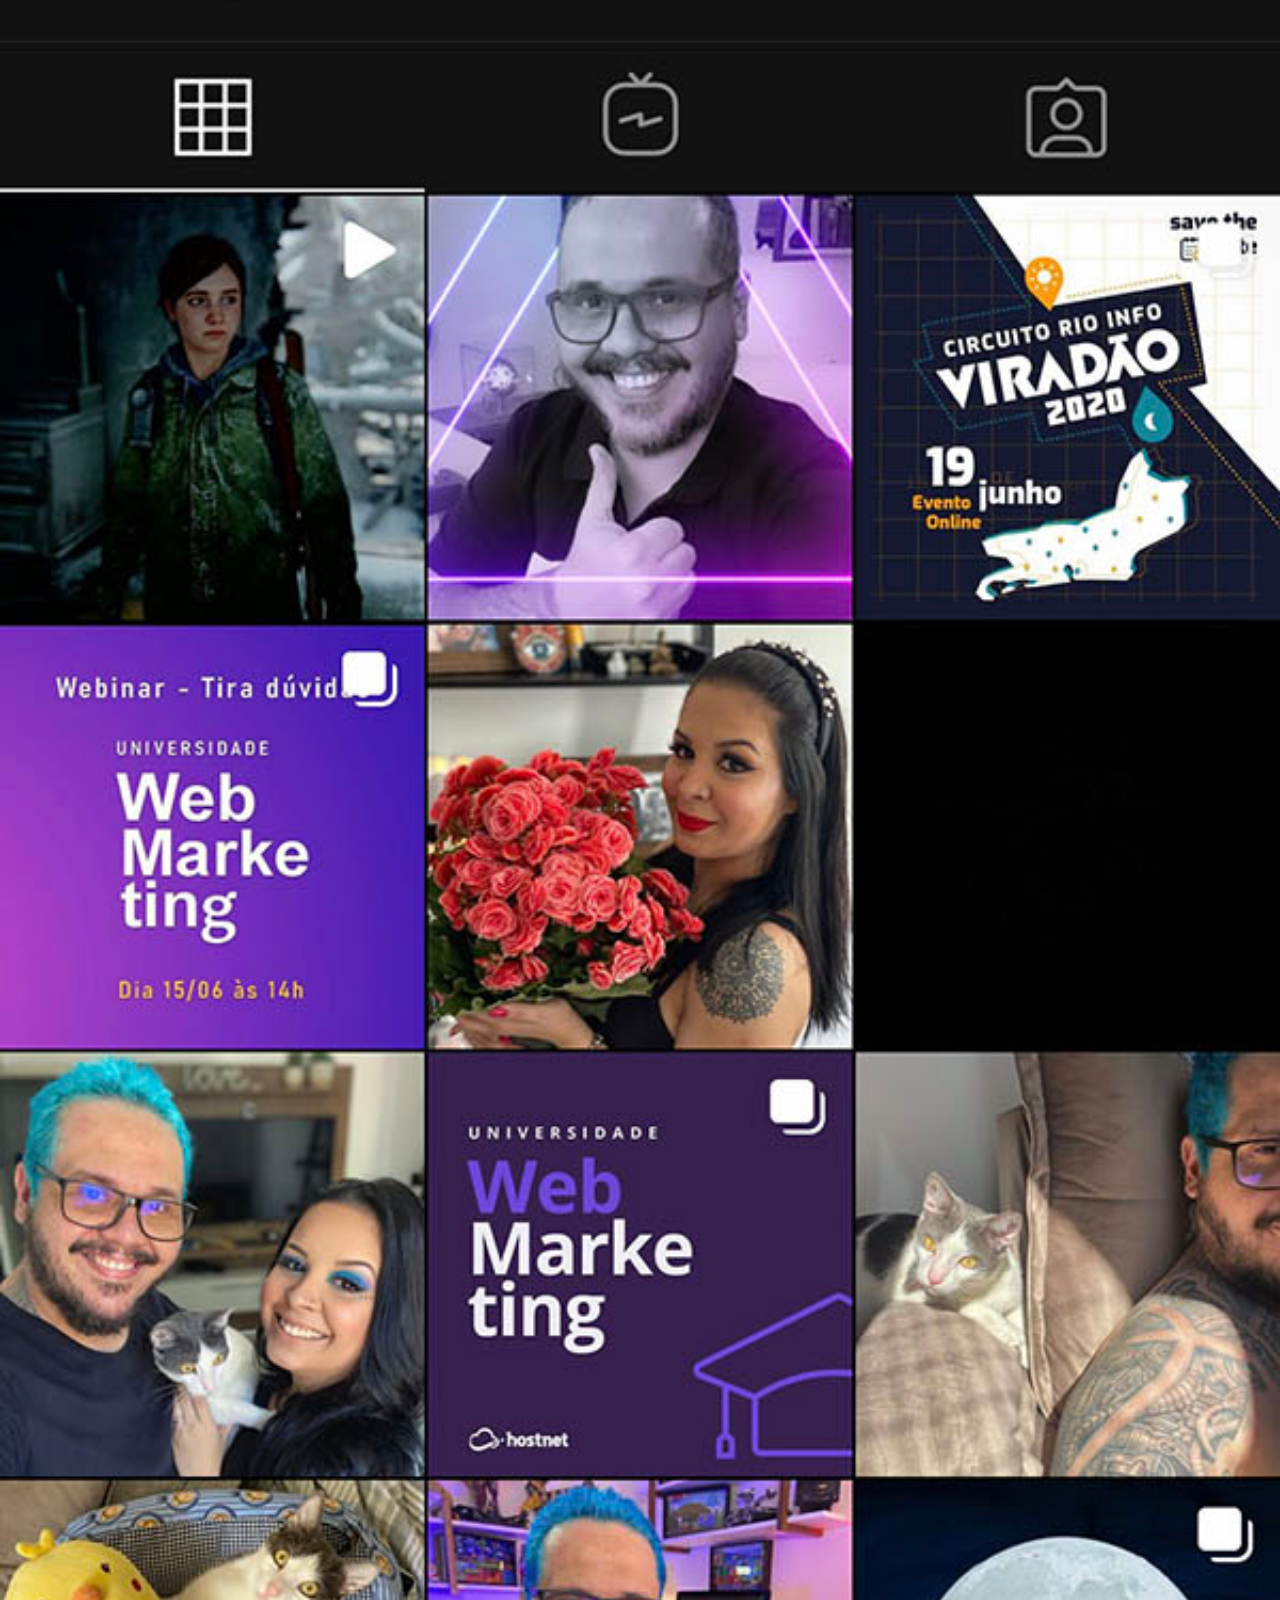
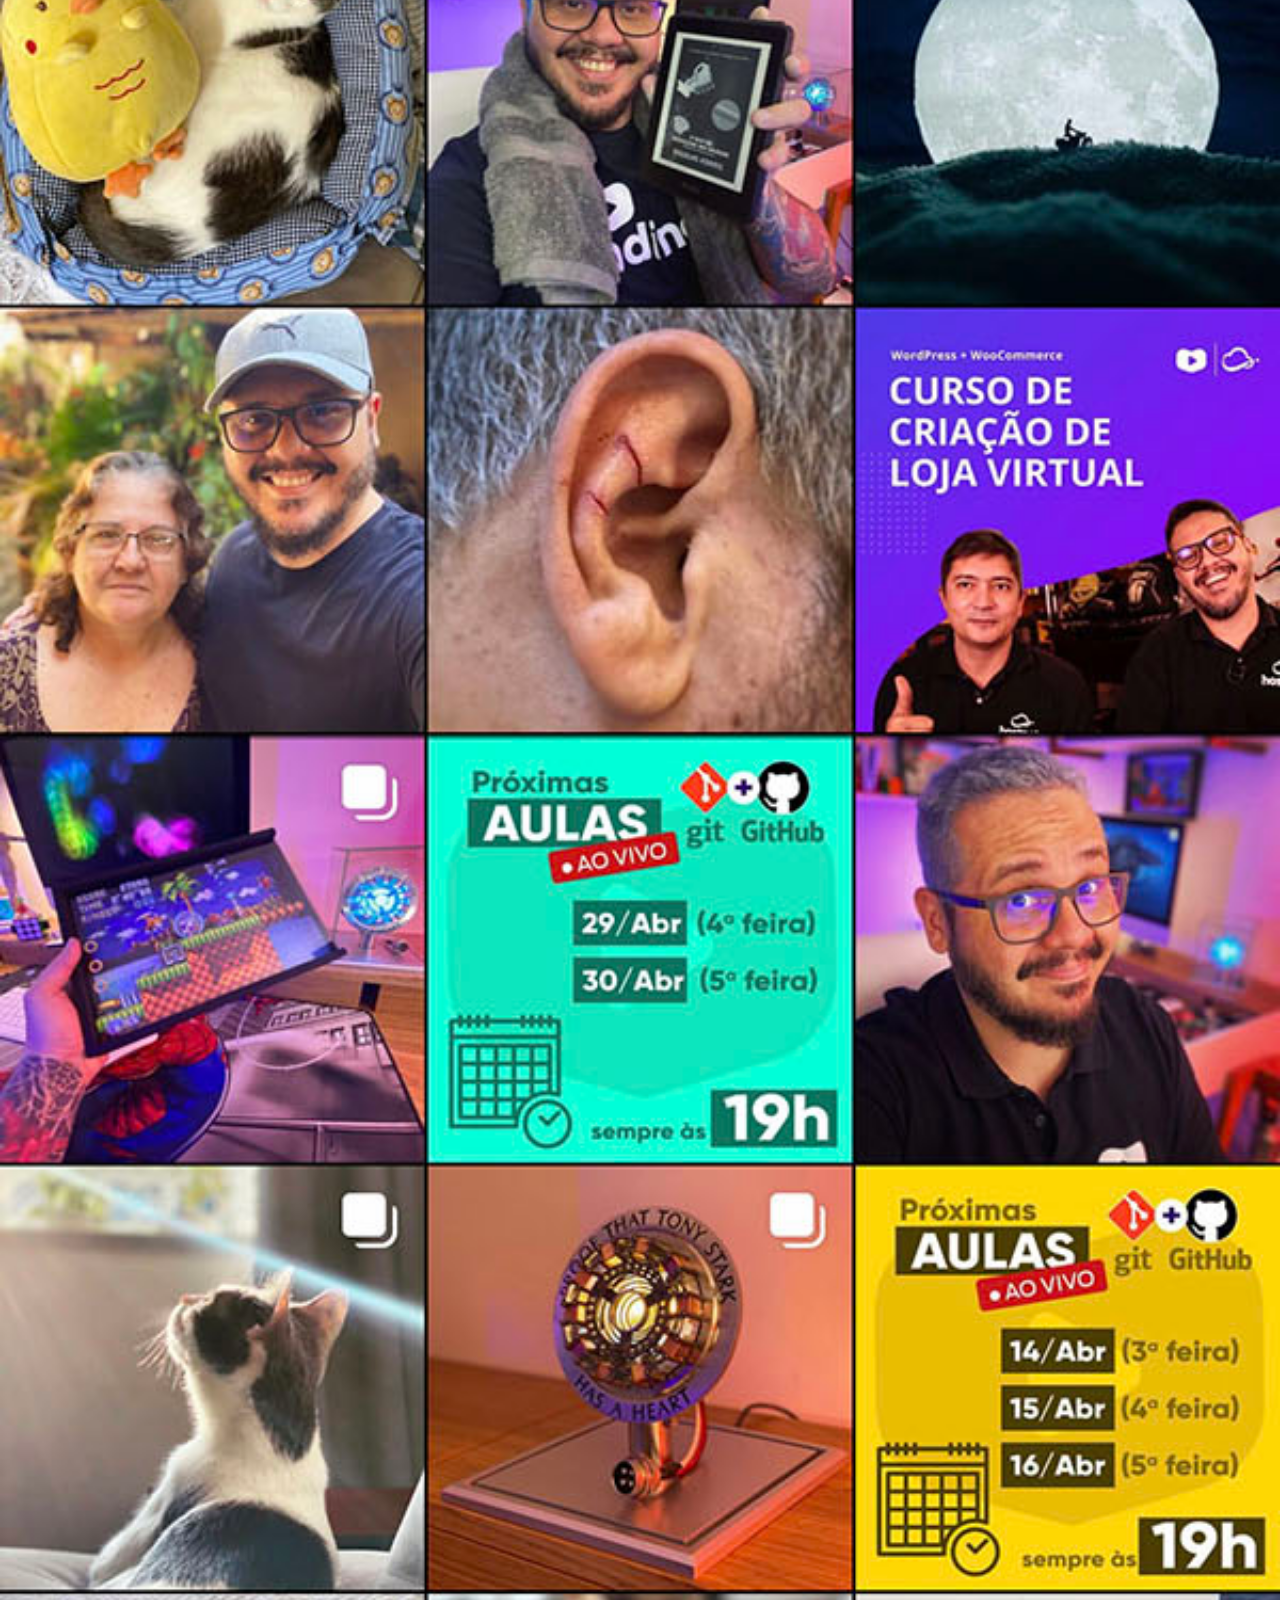
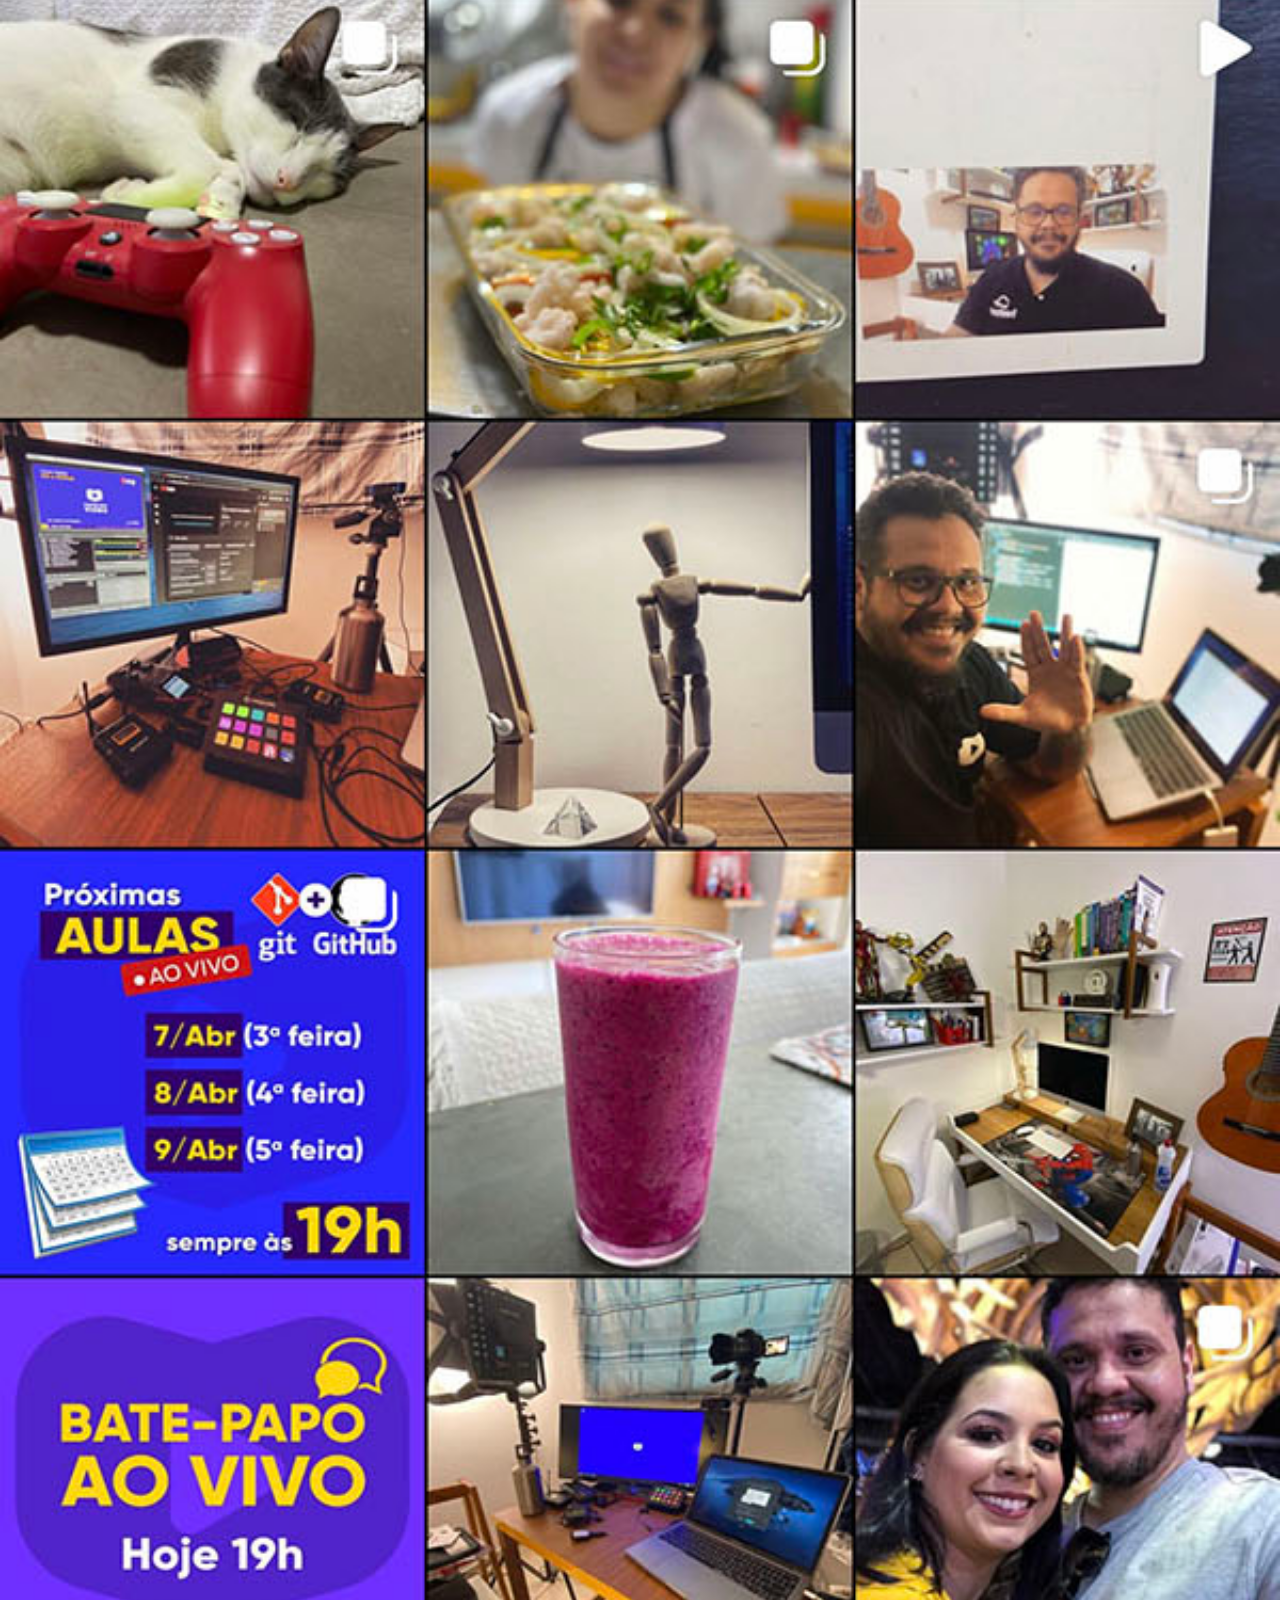
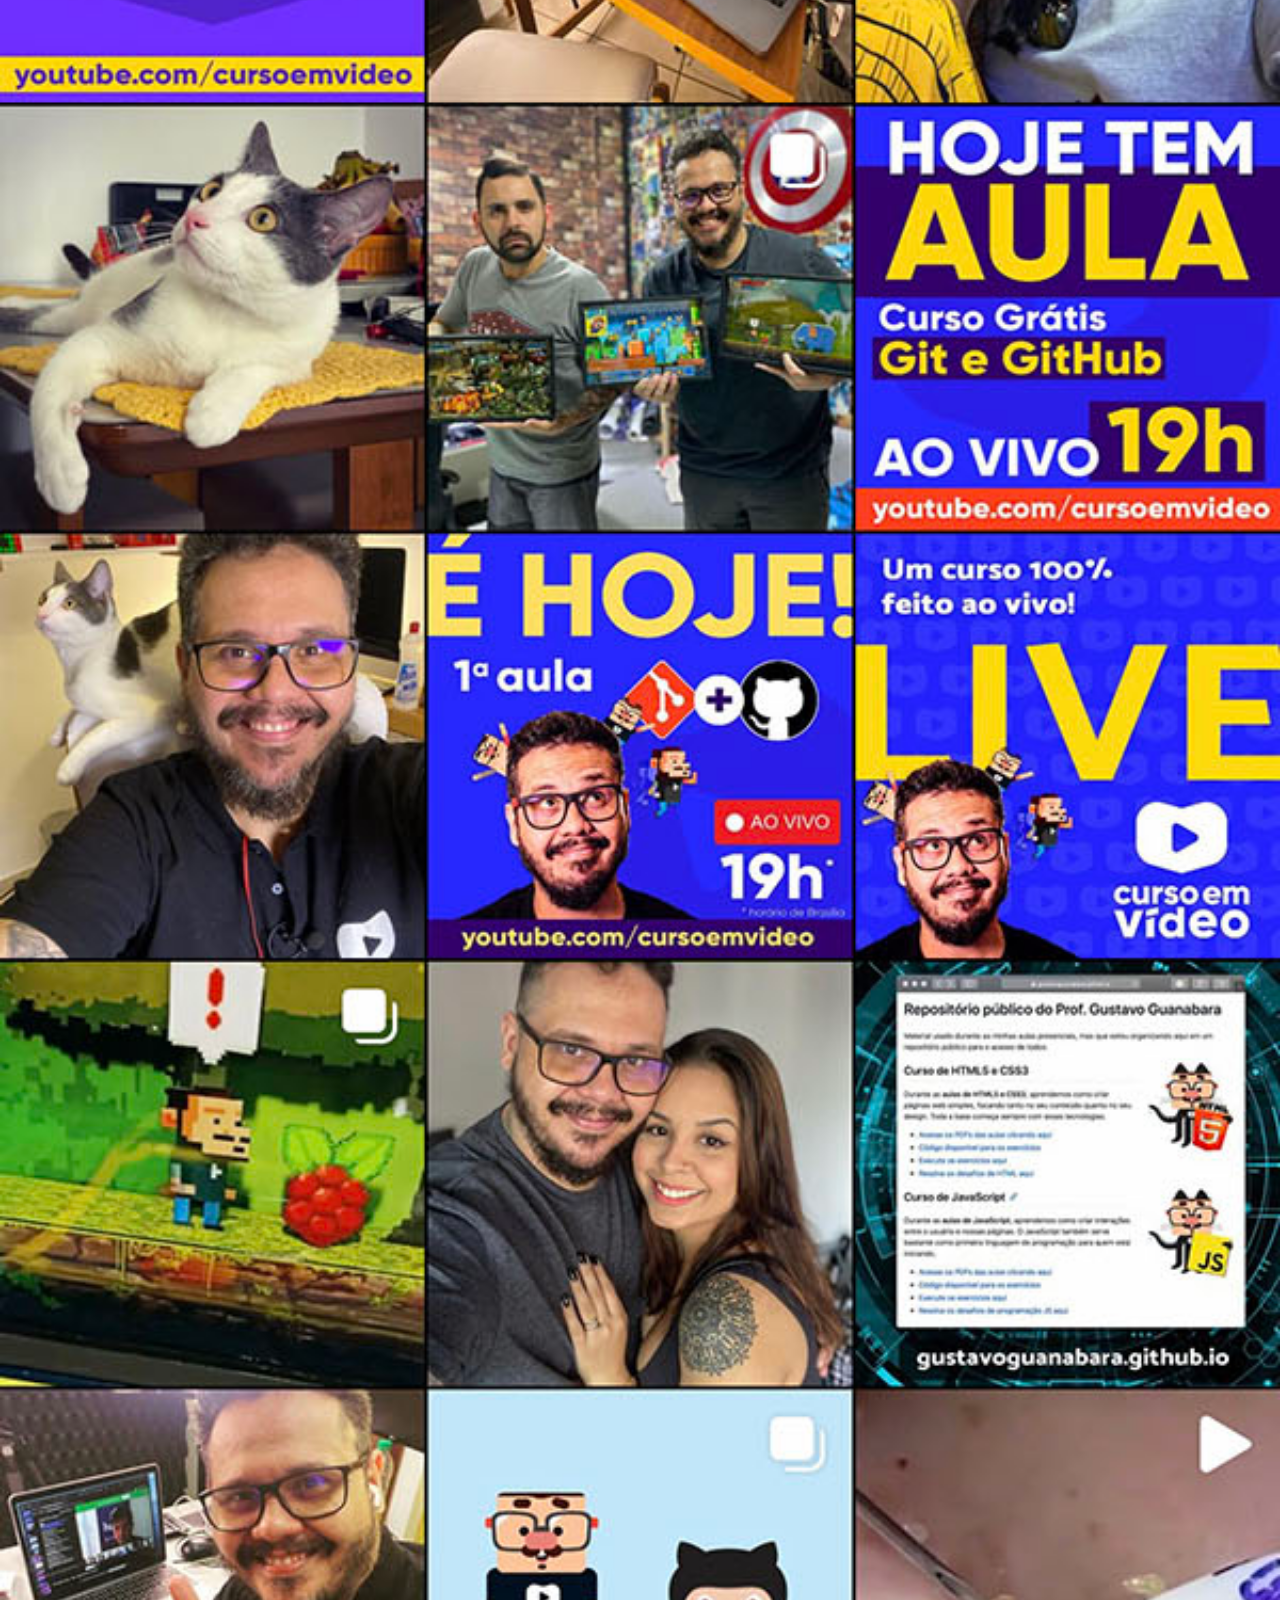
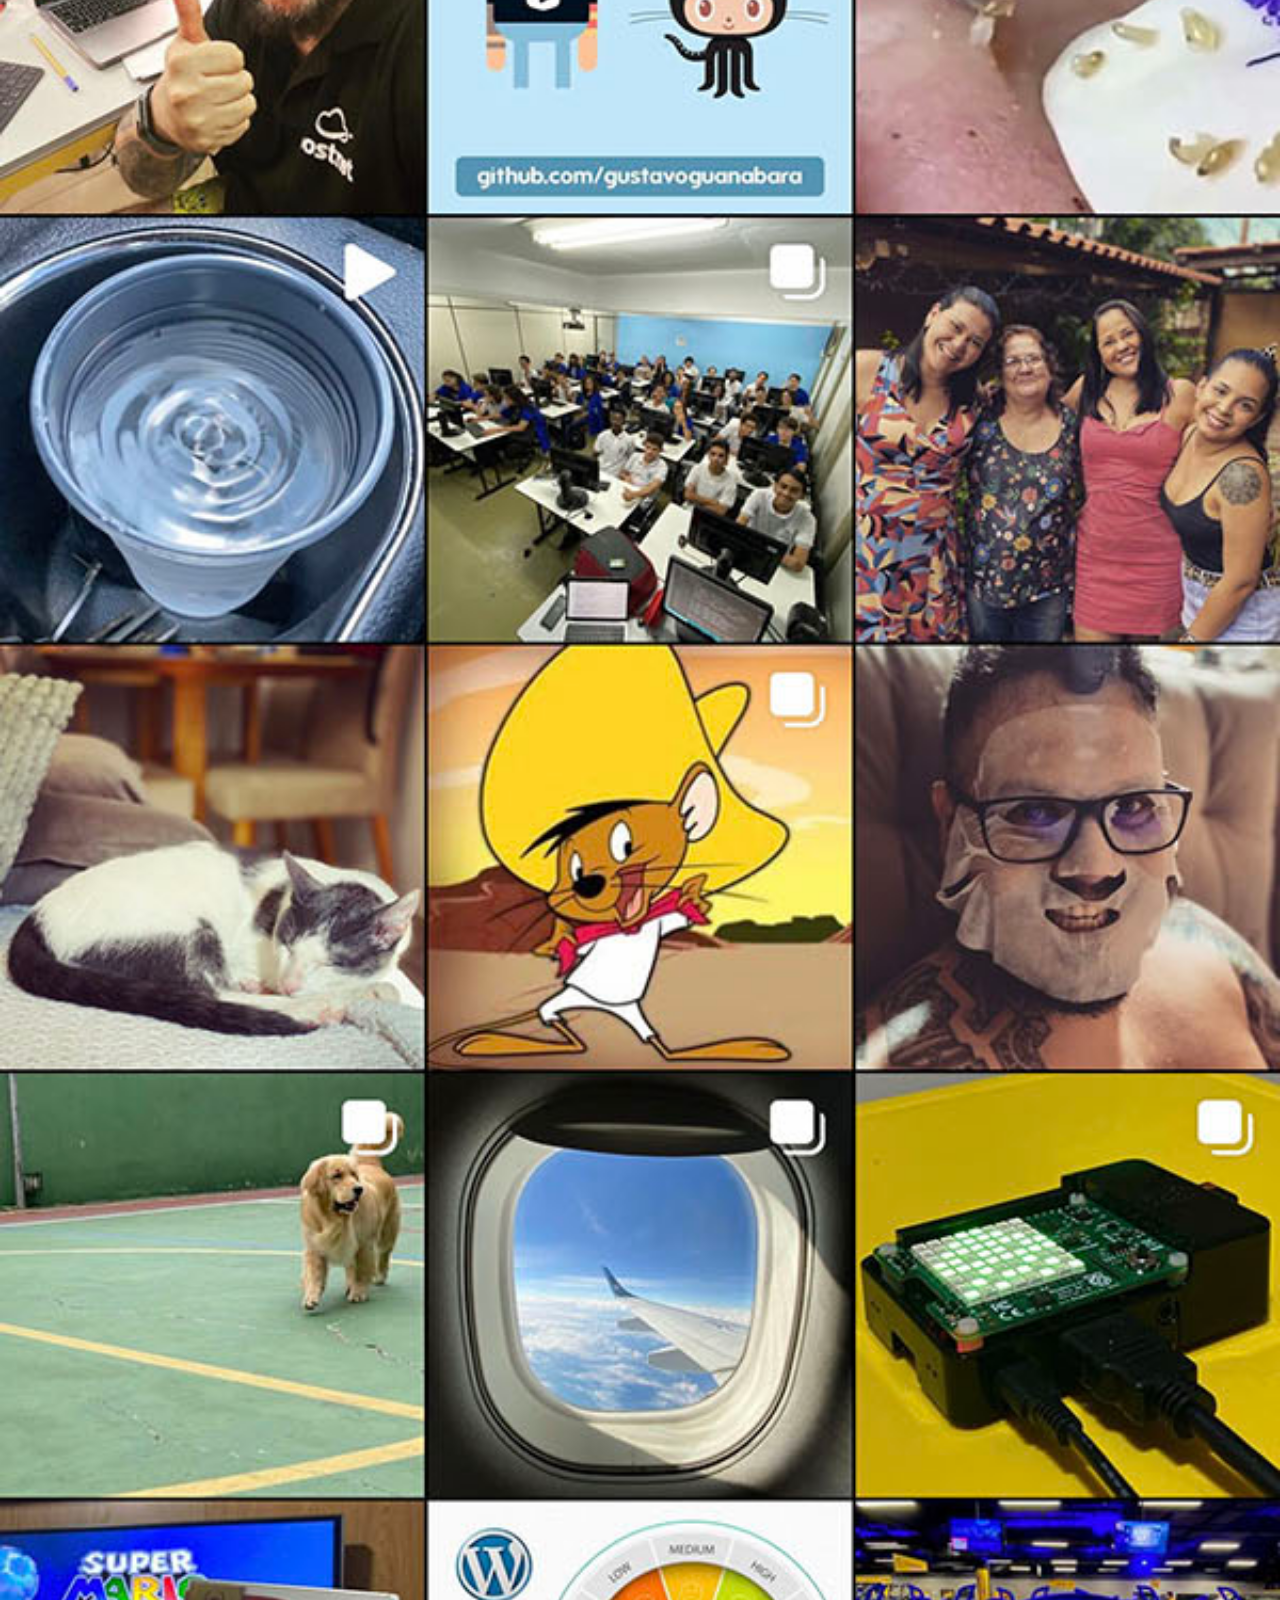
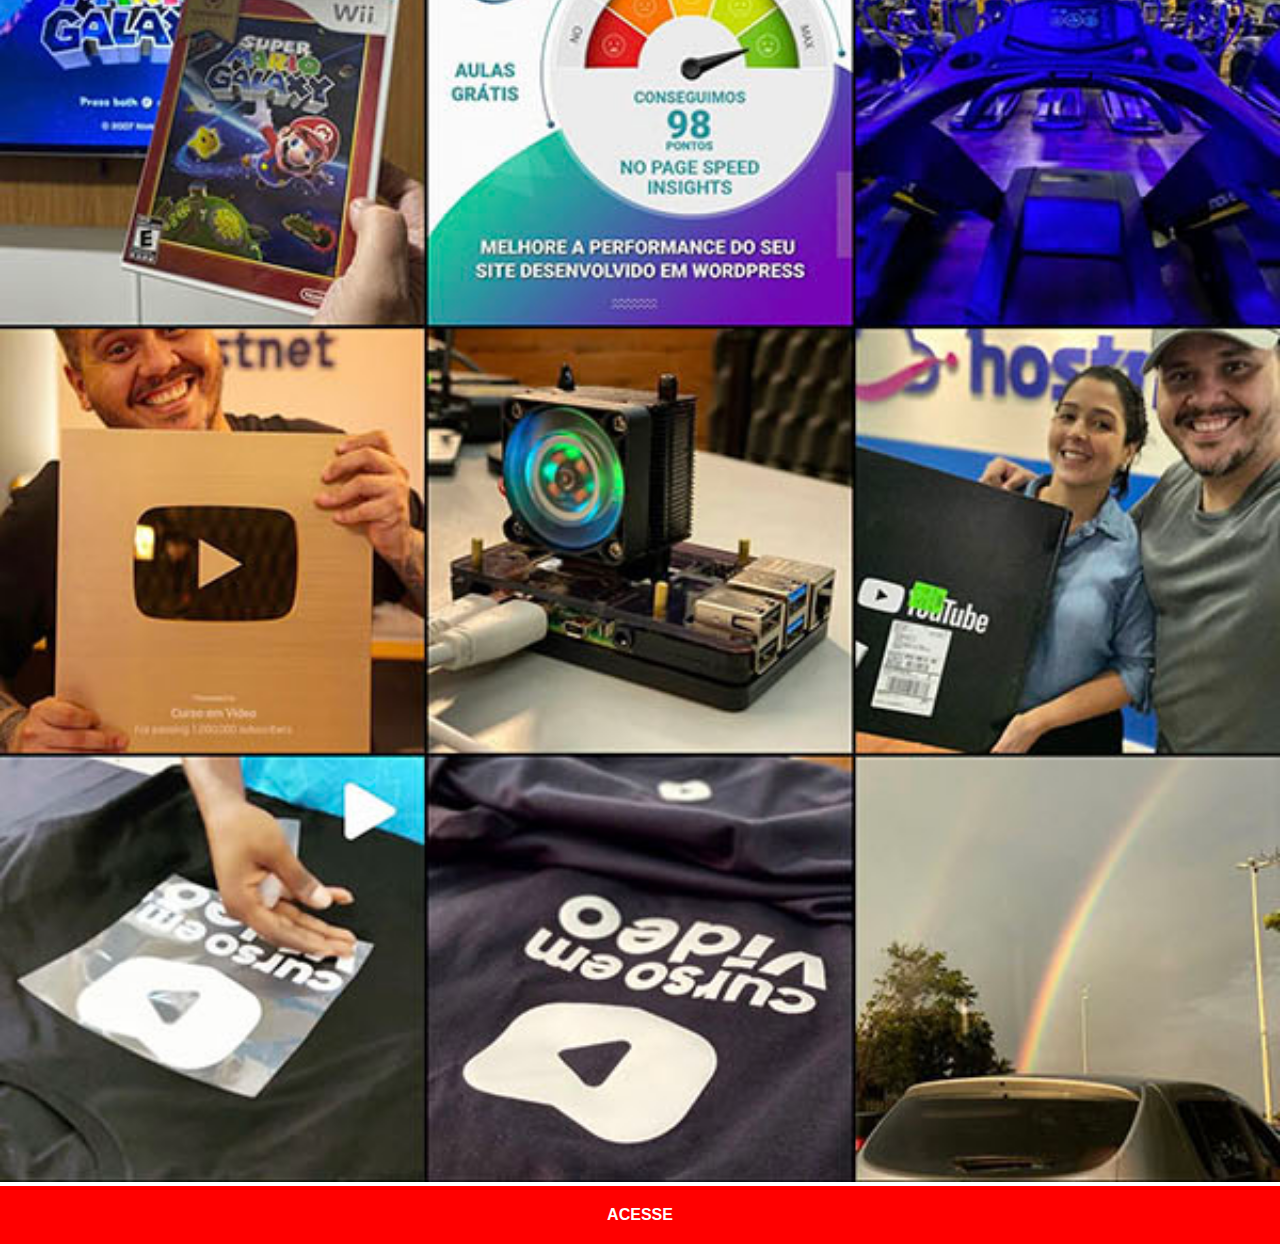
<file: instagram.html>
<!DOCTYPE html>
<html lang="pt-br">
<head>
    <meta charset="UTF-8">
    <meta name="viewport" content="width=device-width, initial-scale=1.0">
    <title>instagram</title>
    <style>
        *{
            margin: 0;
            padding: 0;
            font-family: Arial, Helvetica, sans-serif;
        }
        ::-webkit-scrollbar{
            width: 0;
            height: 0;
        }
        img{
            width: 100vw;
        }
        a{
            display: block;
            background-color: red;
            color: white;
            padding: 20px;
            text-decoration: none;
            text-align: center;
            font-weight: bold;
        }
       
    </style>
</head>
<body>
    <img src="pacote-d013/imagens/tela-instagram.jpg" alt="">
    <a href="https://www.instagram.com/gustavoguanabara/" target="_blank">ACESSE</a>
</body>
</html>
</file>
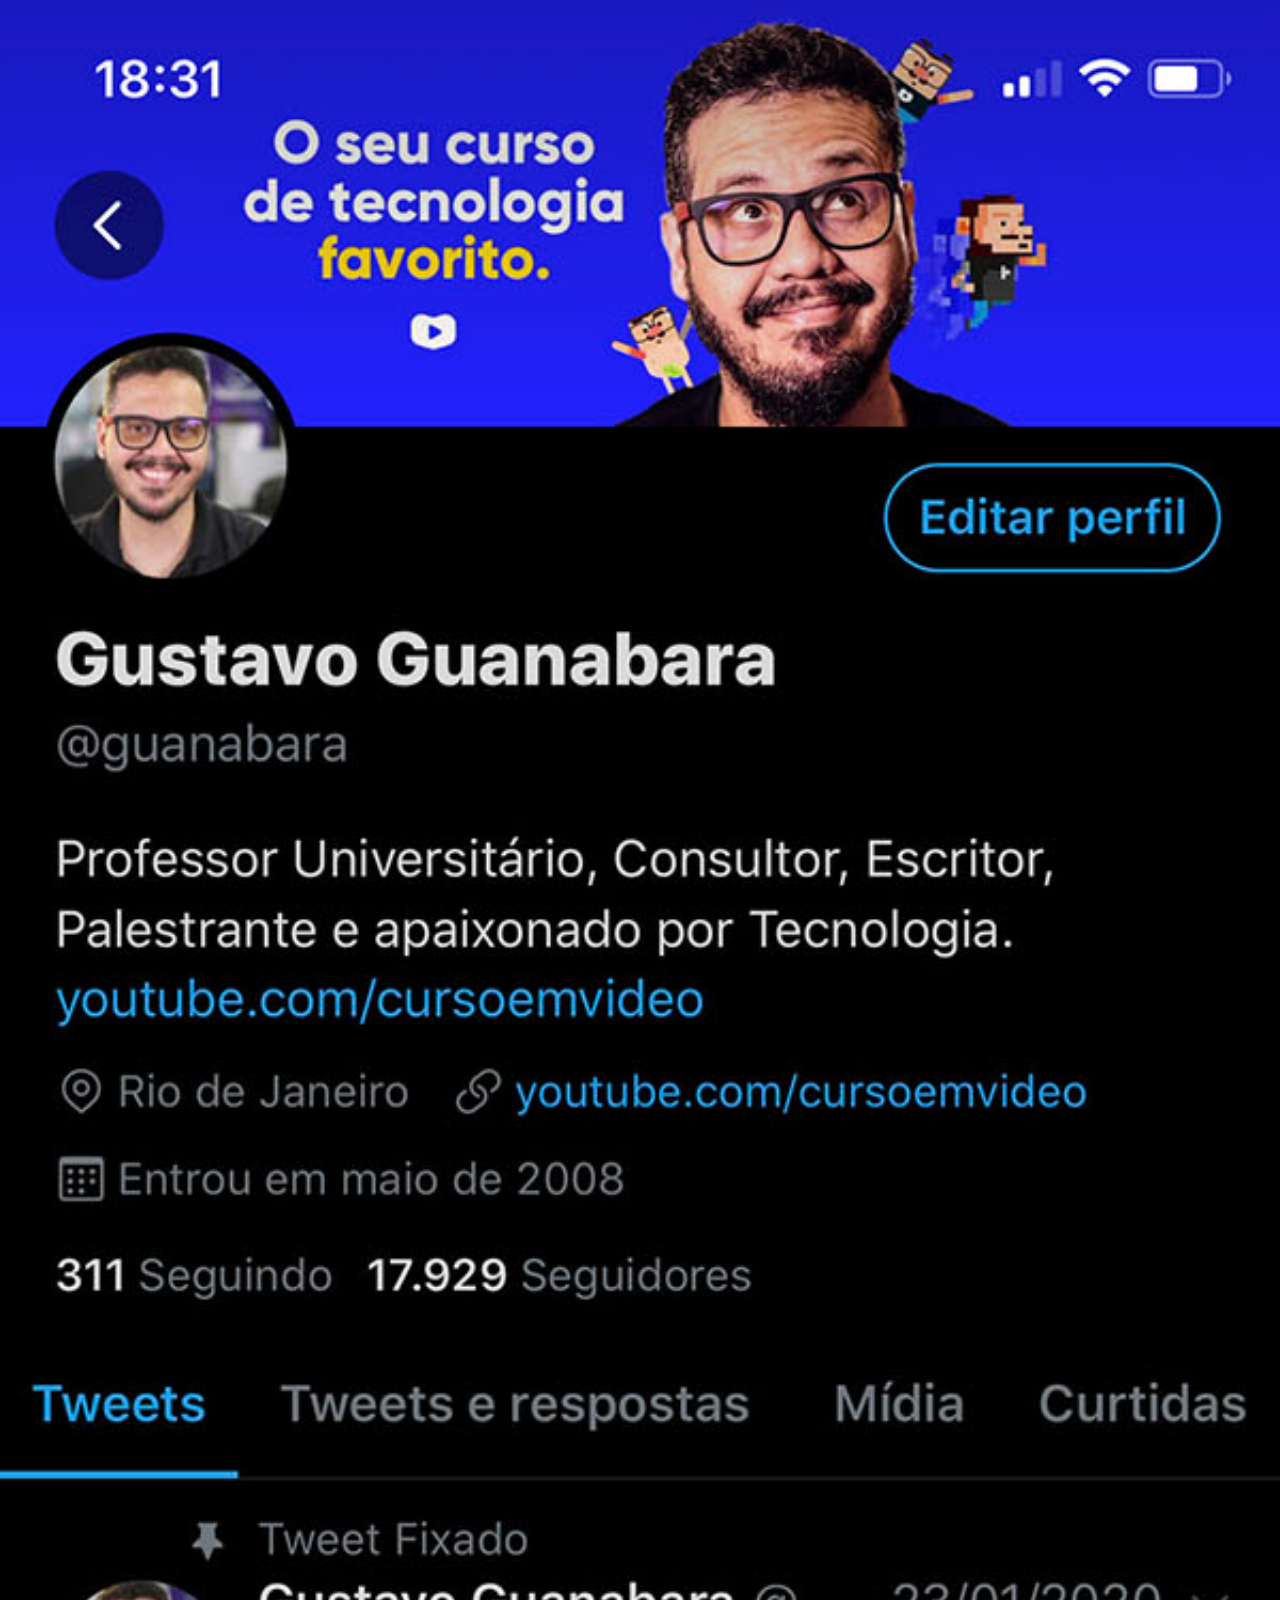
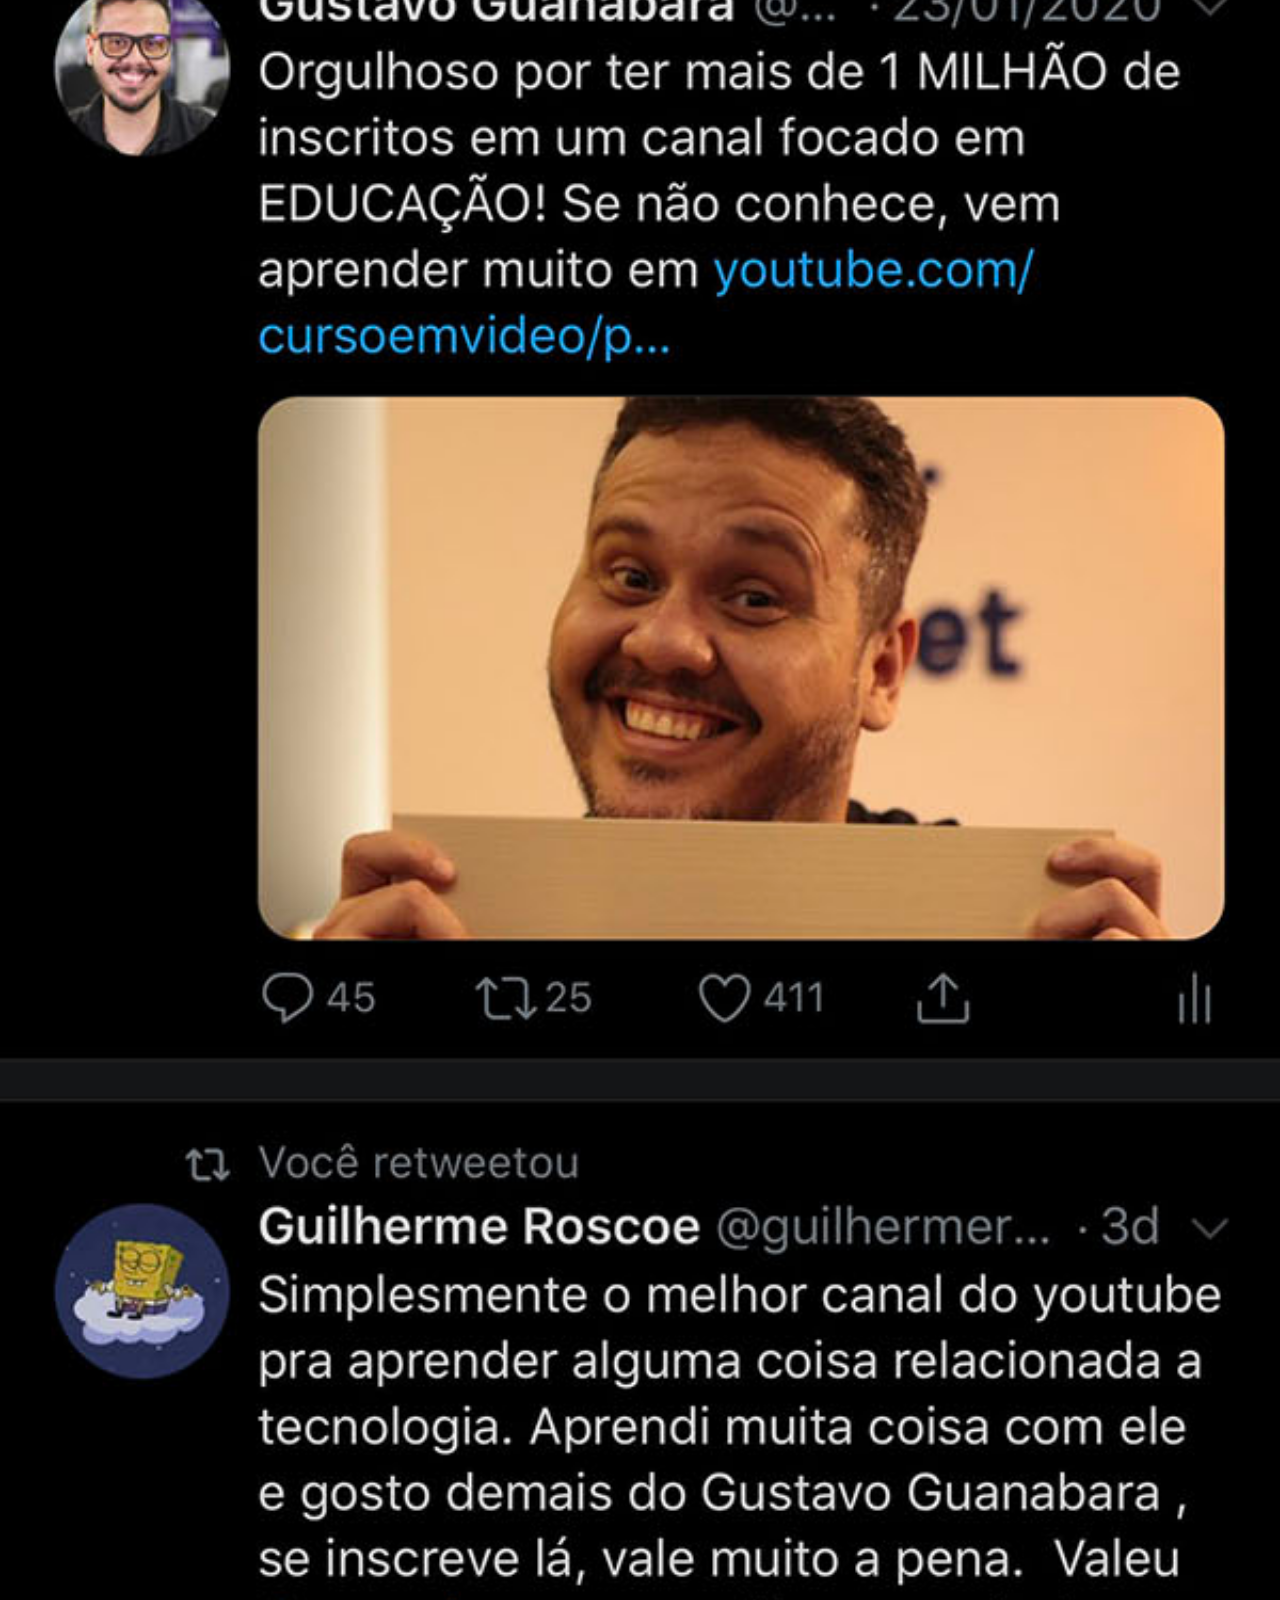
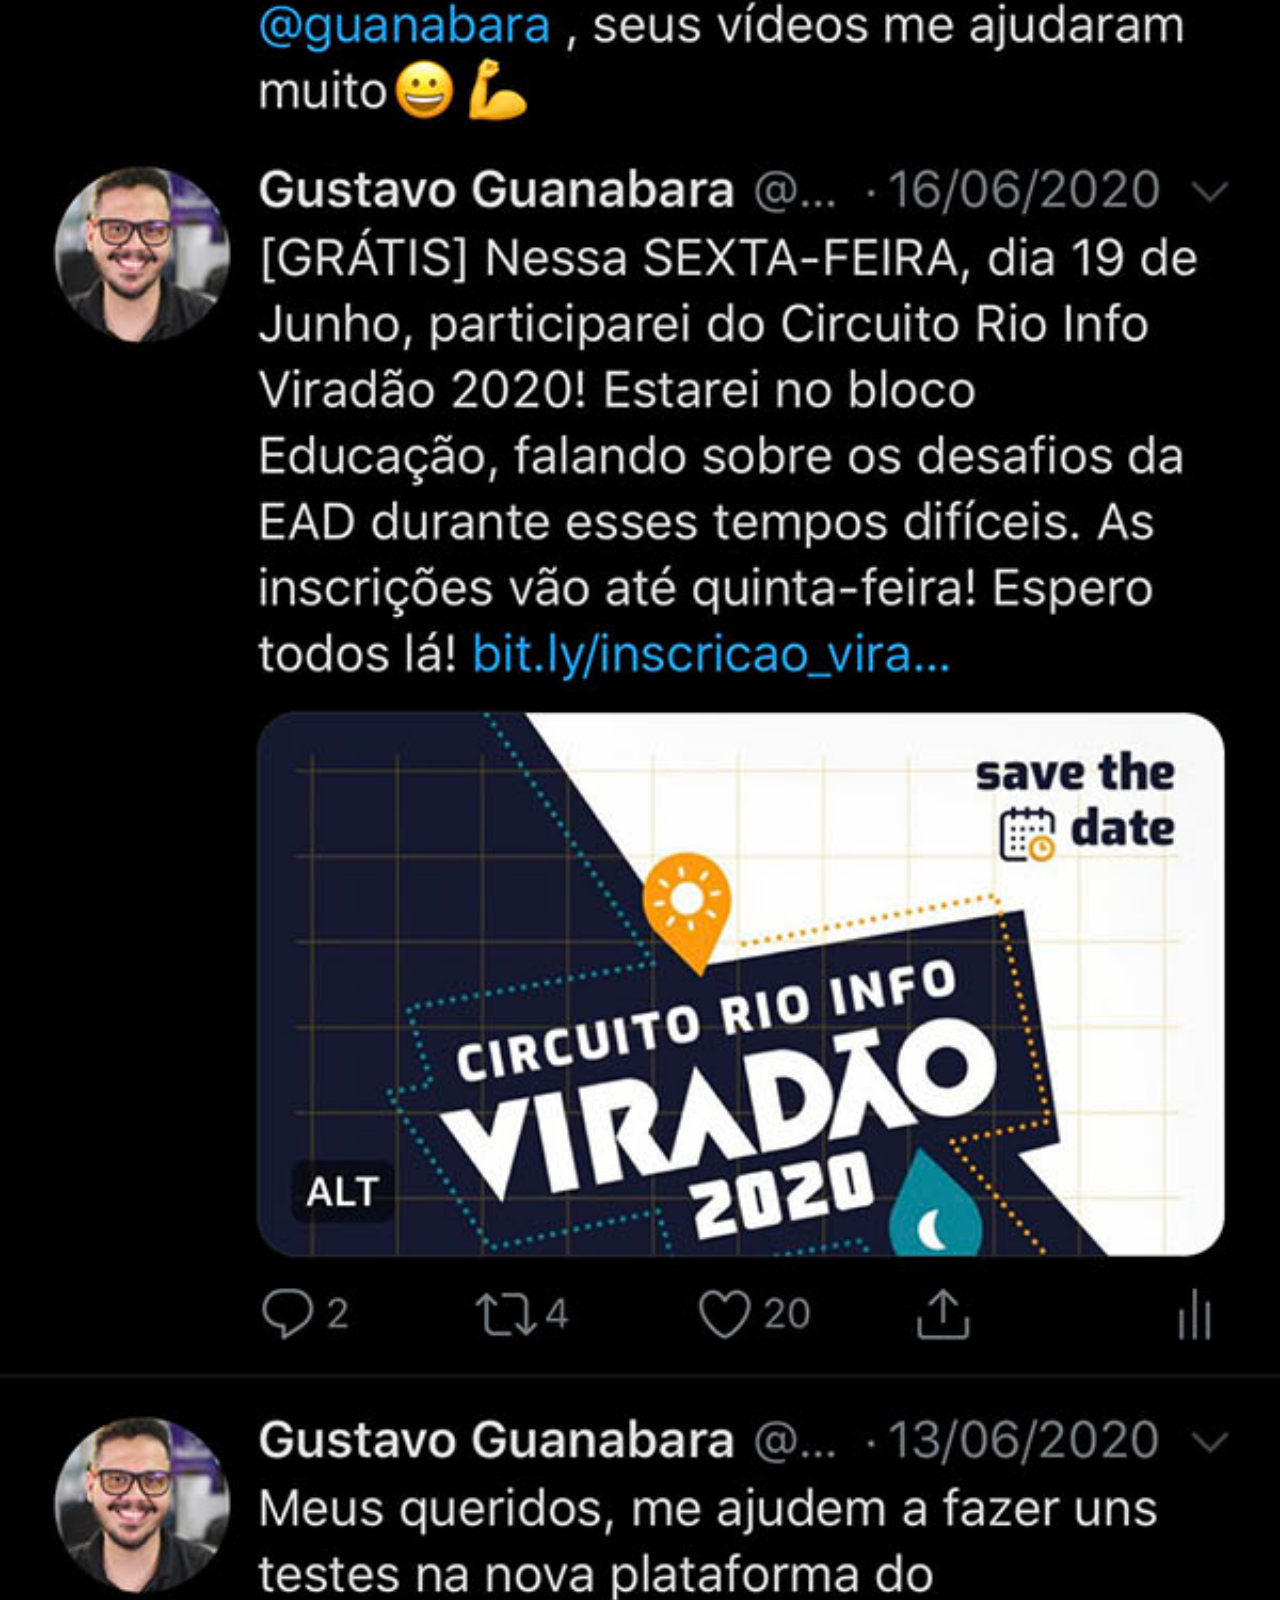
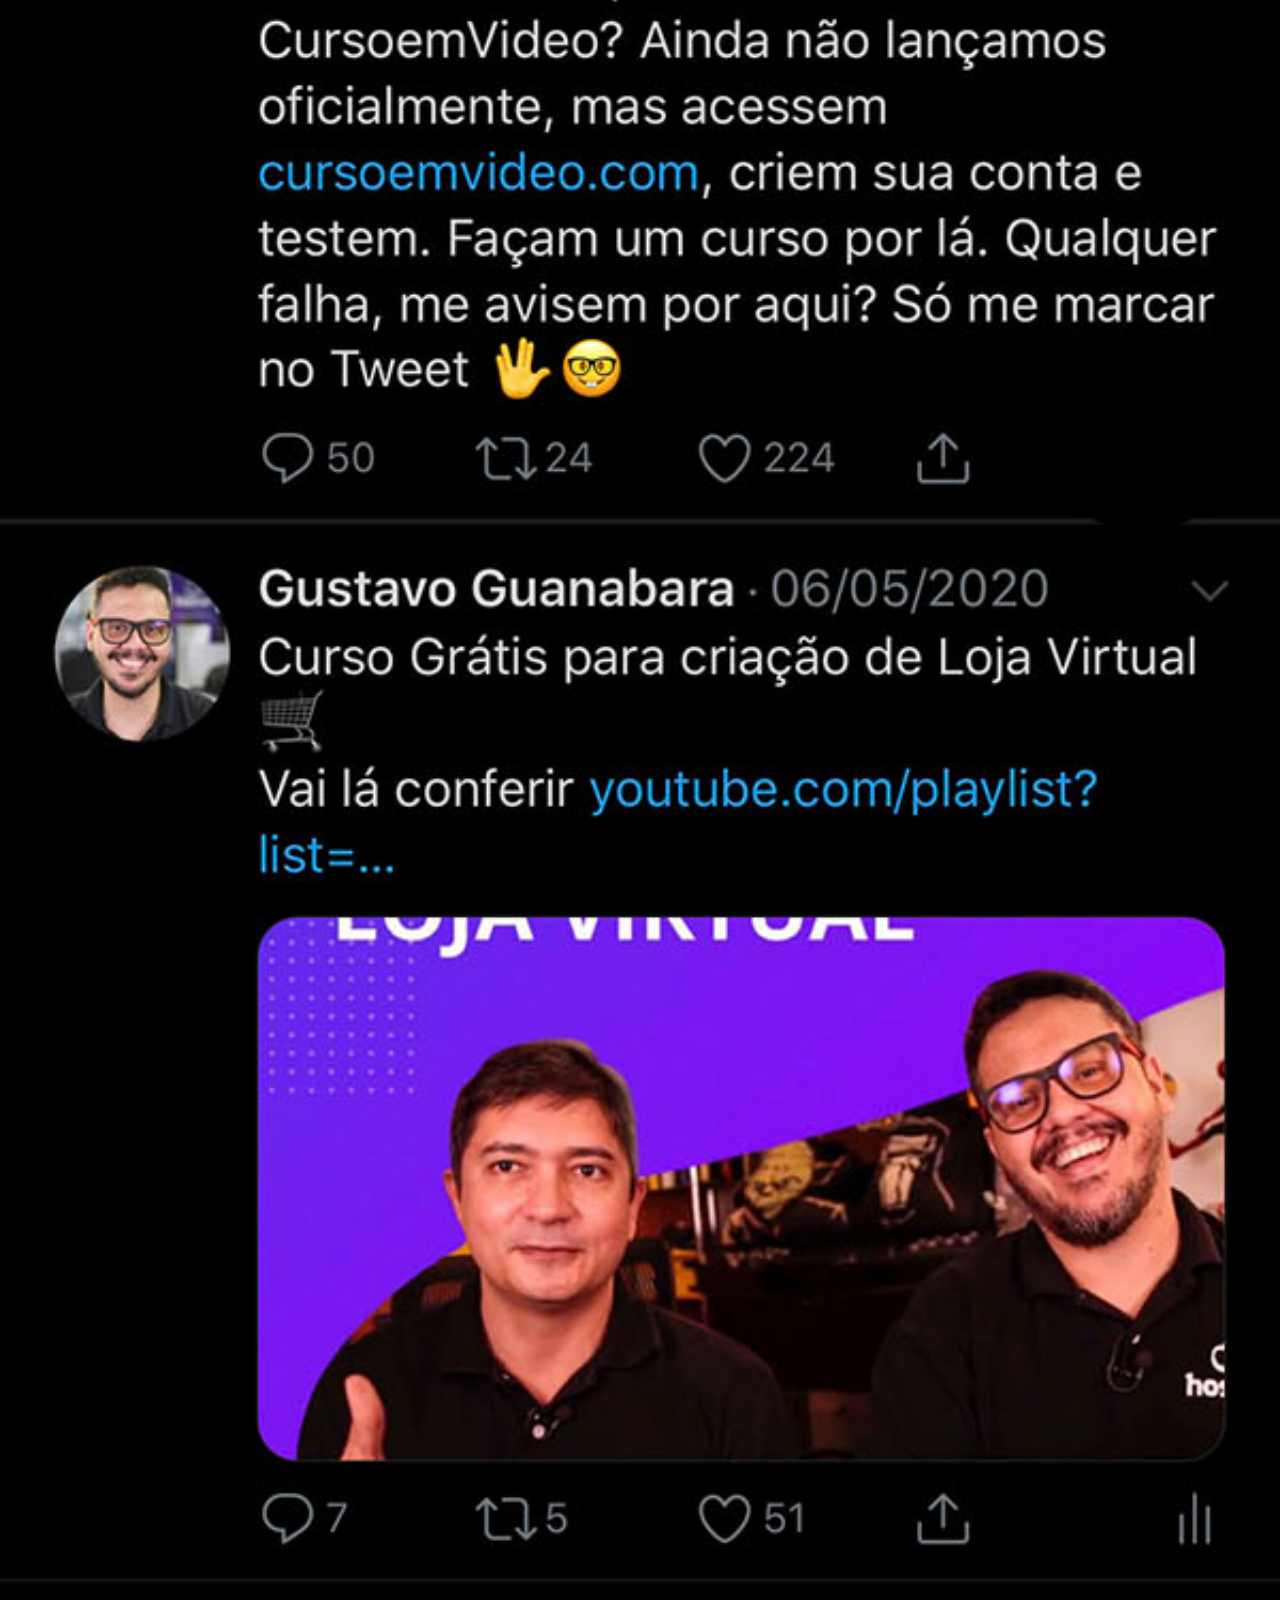
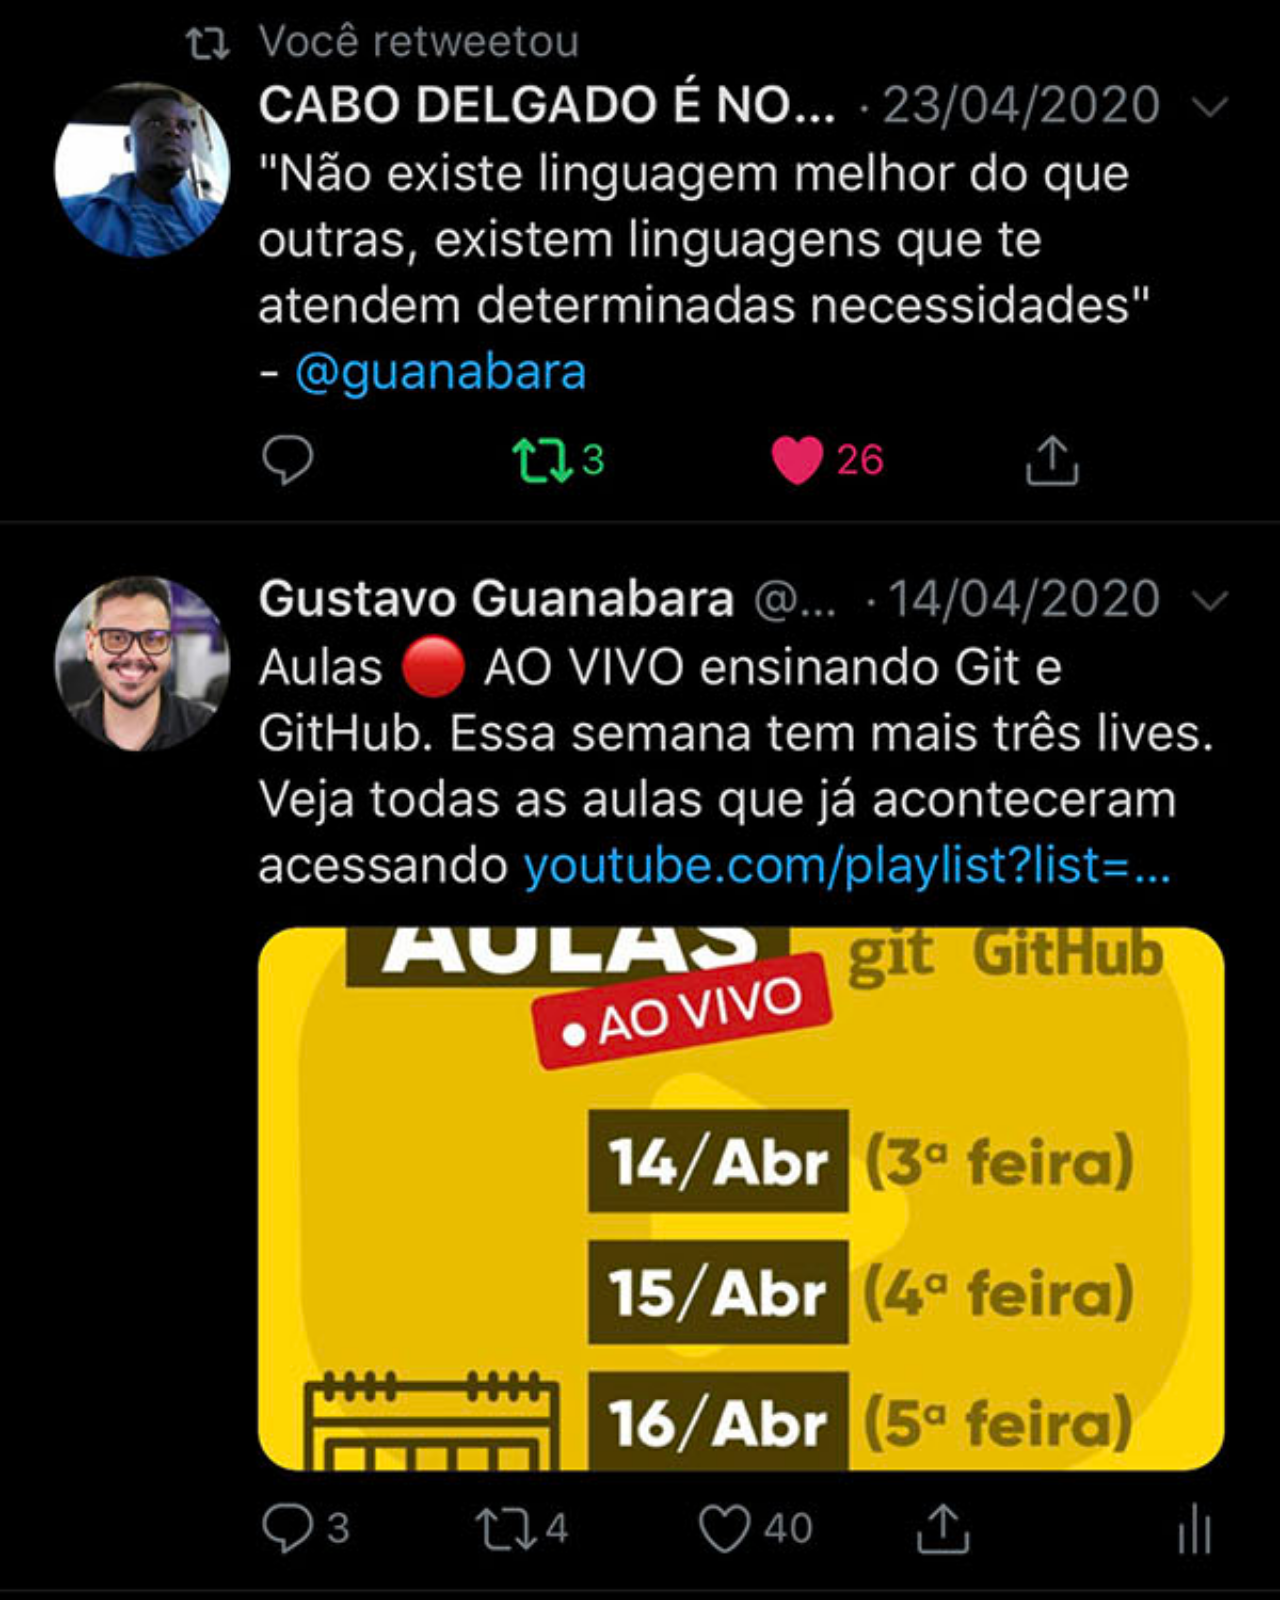
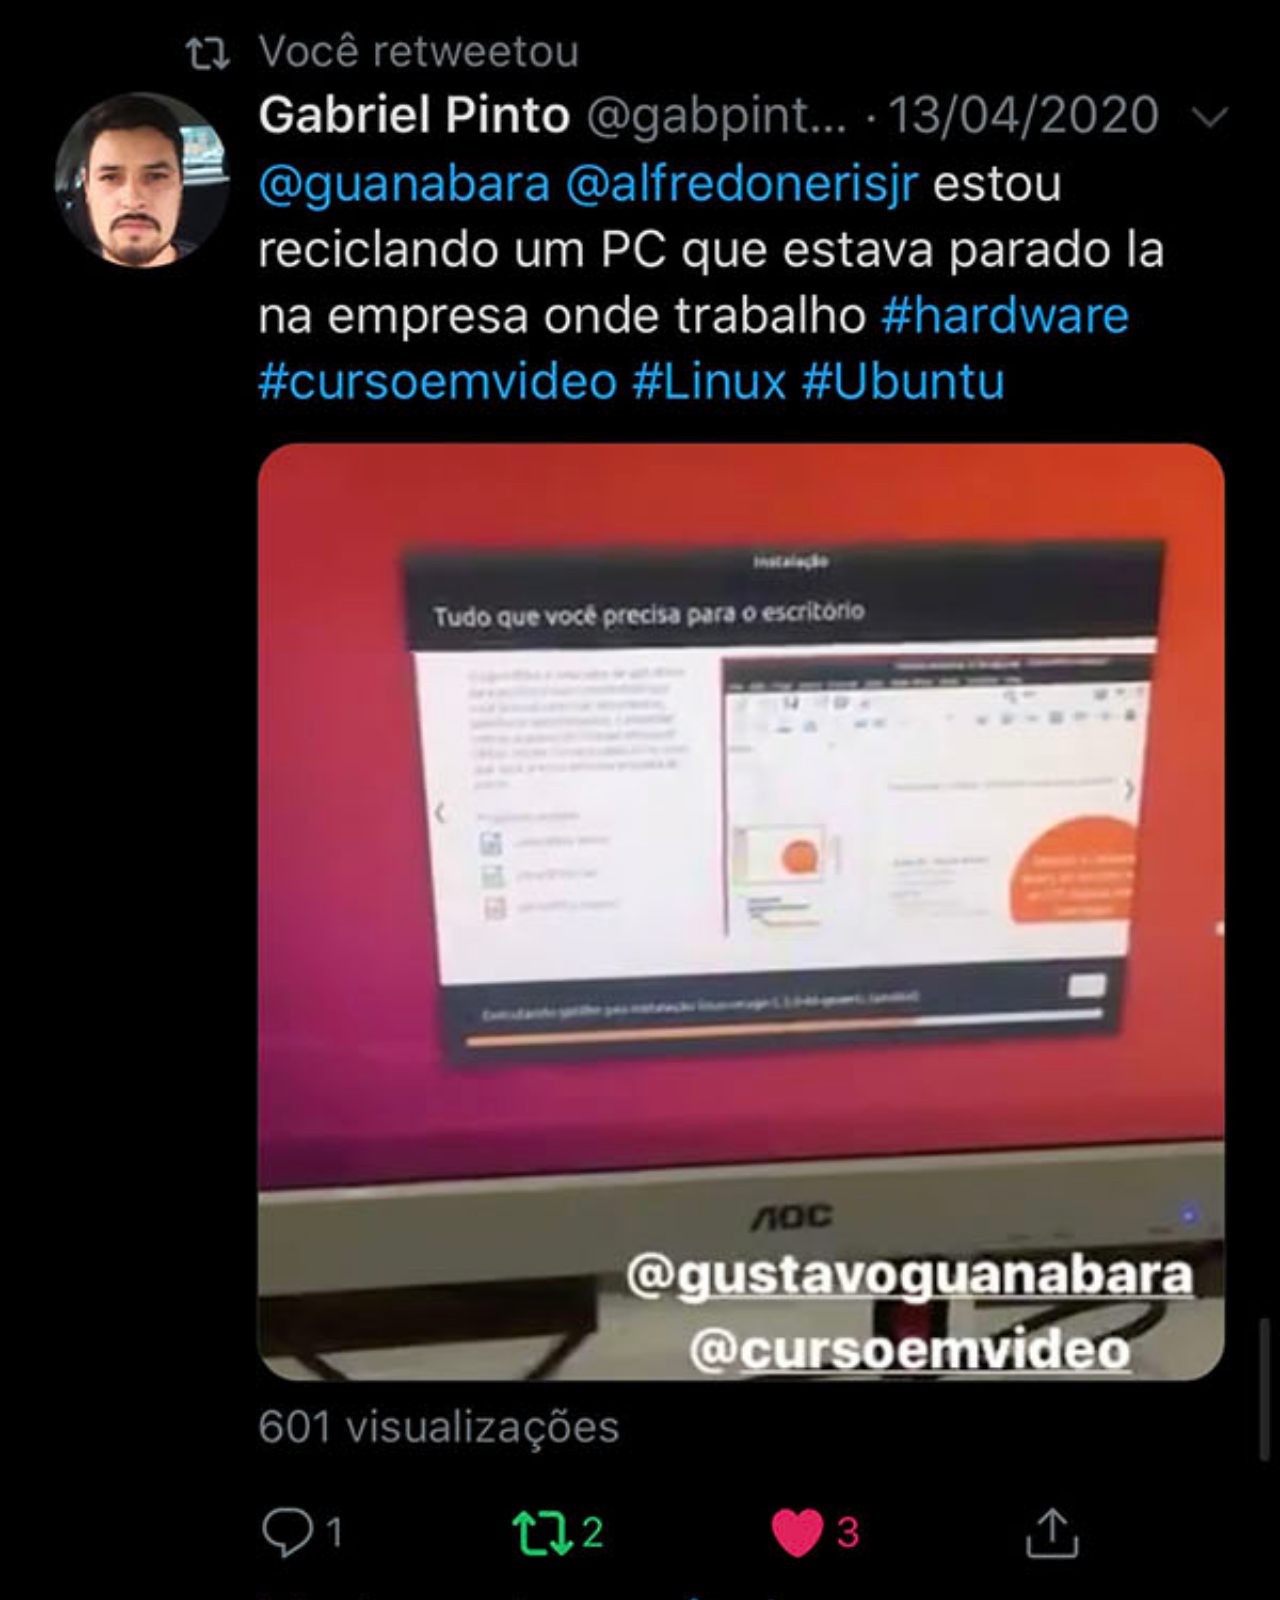
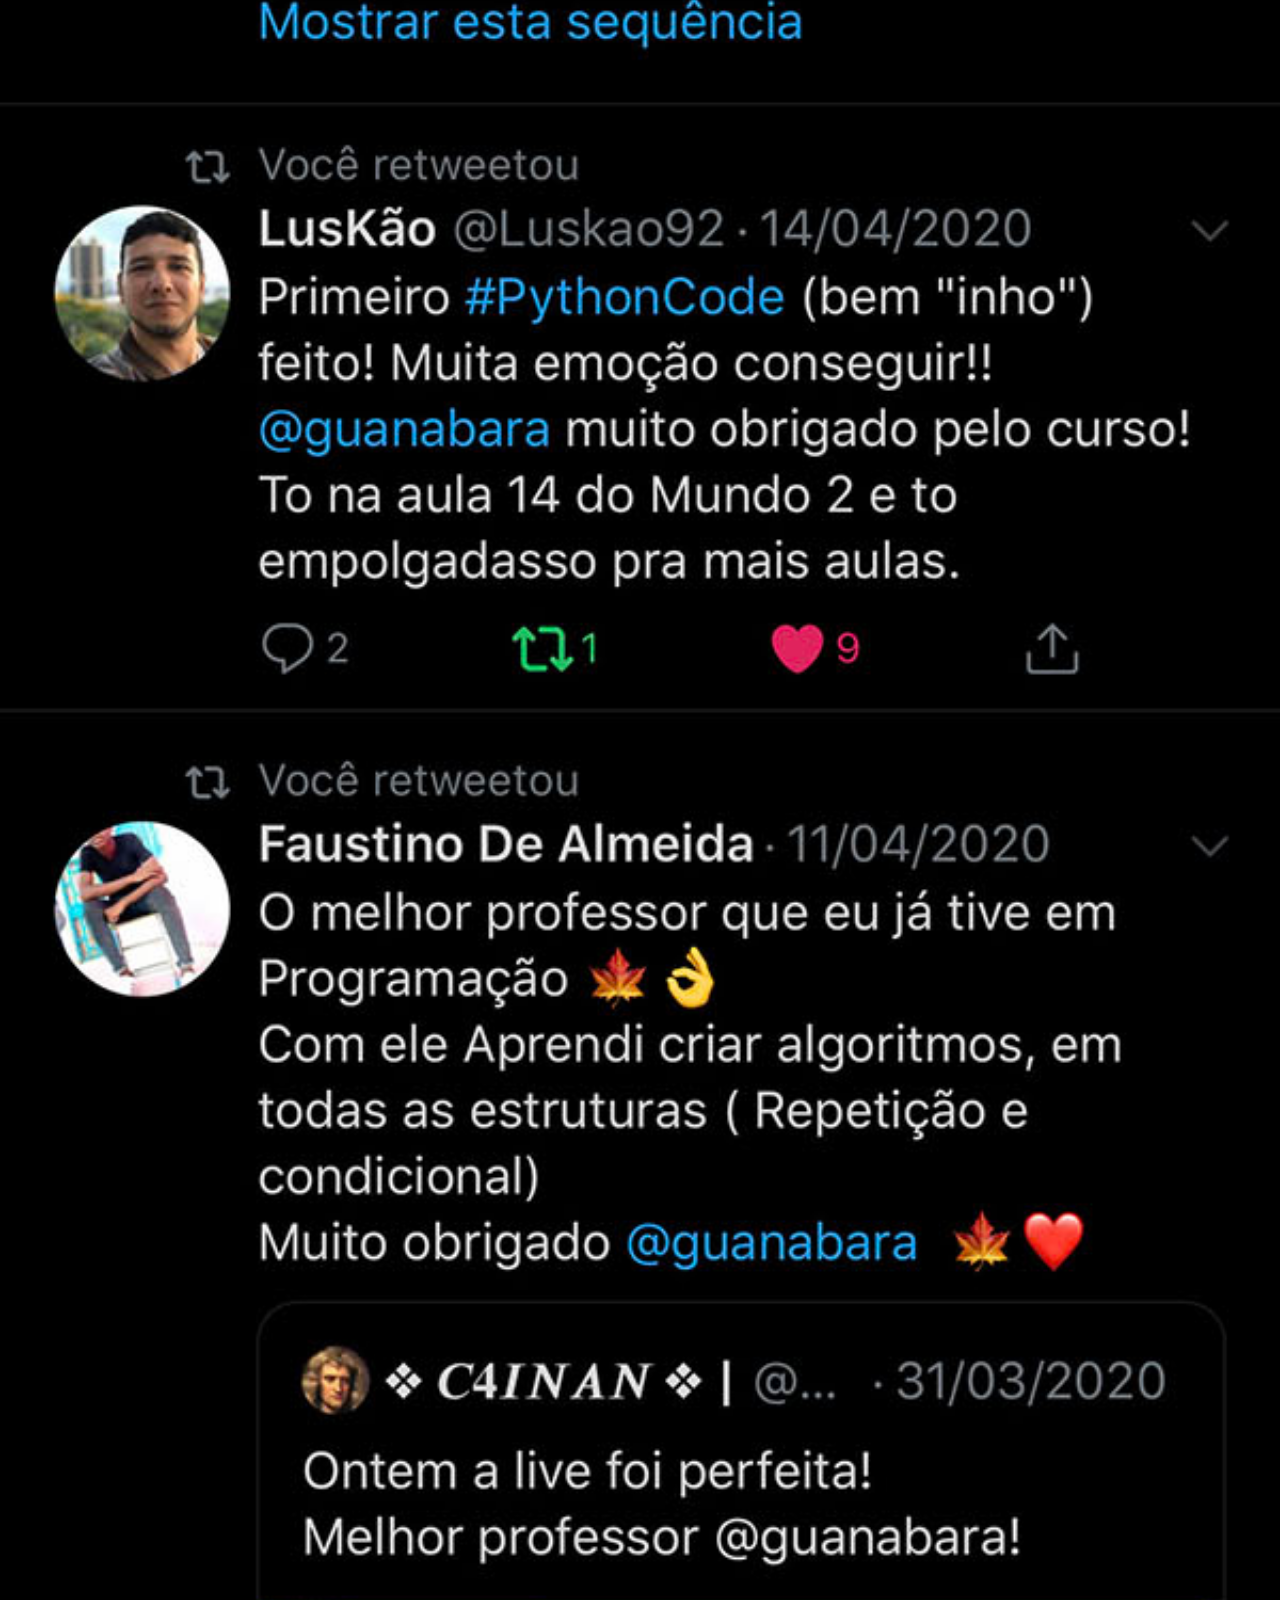
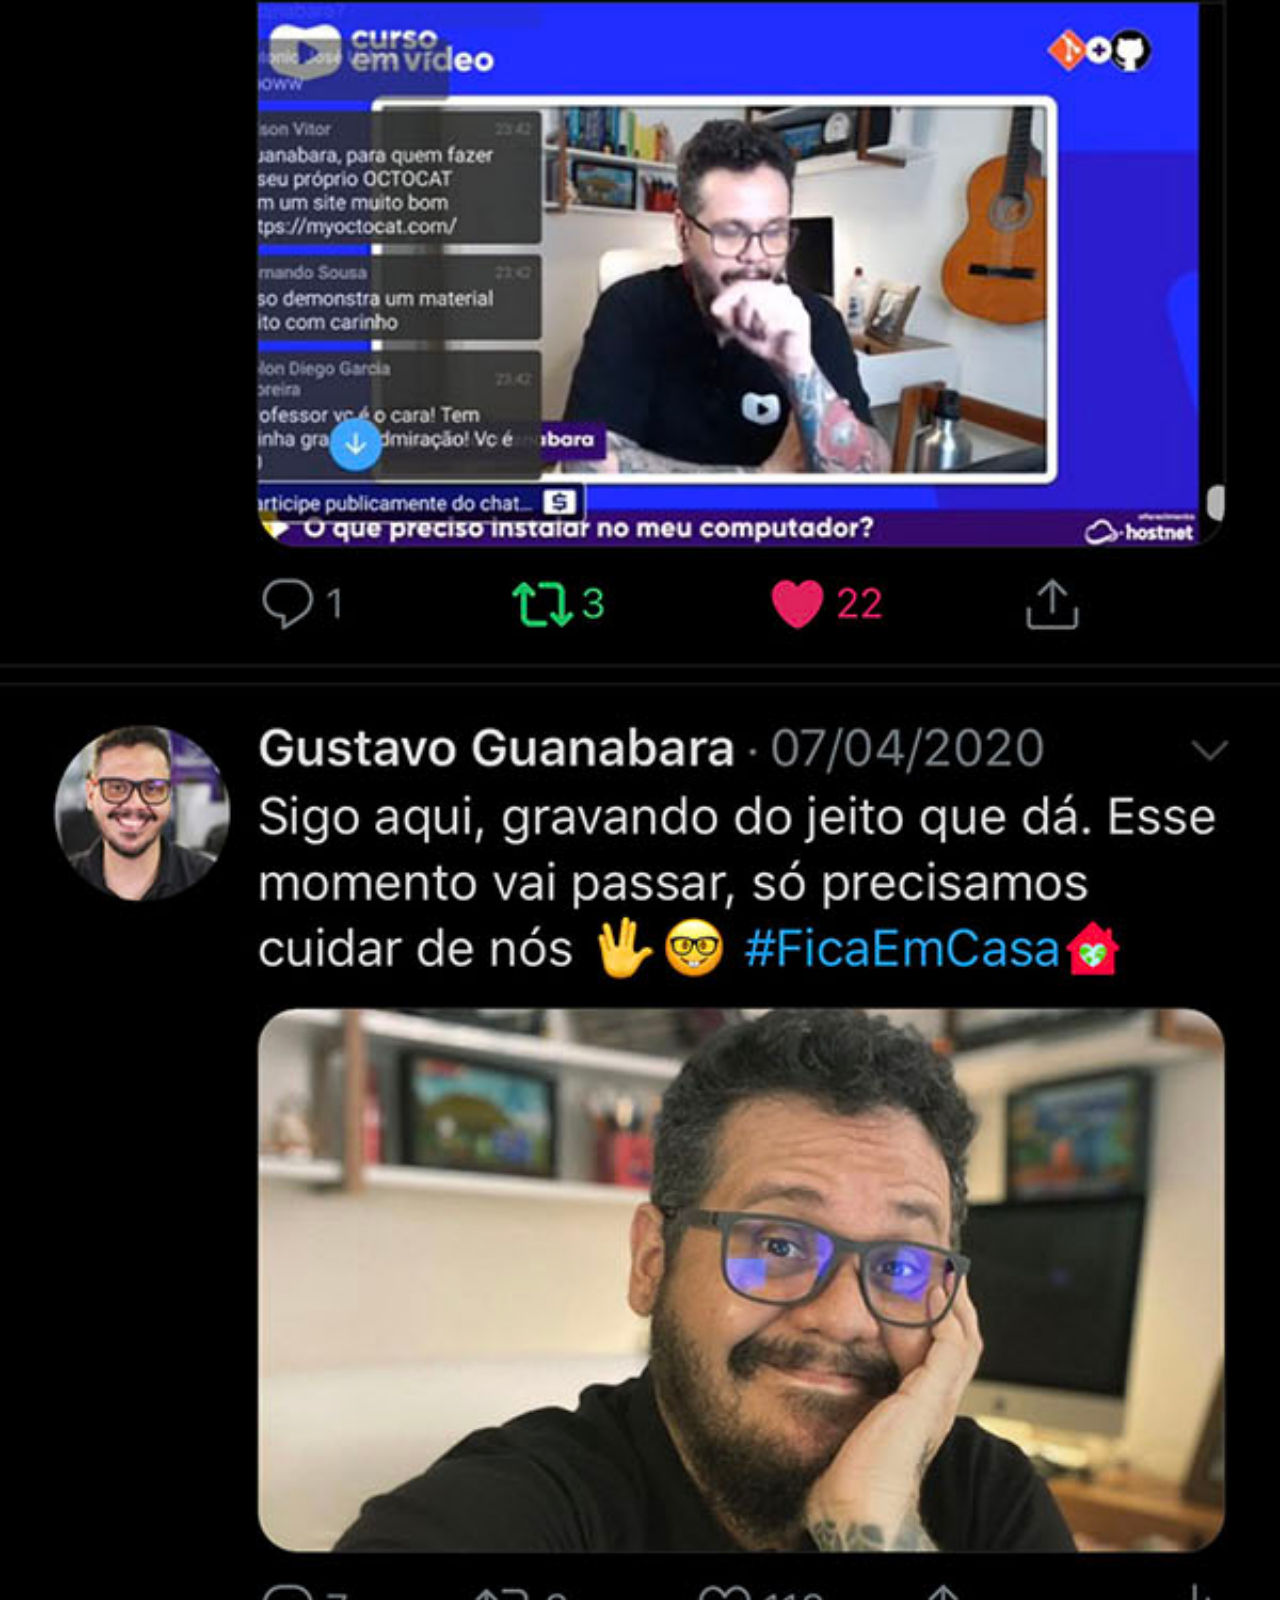
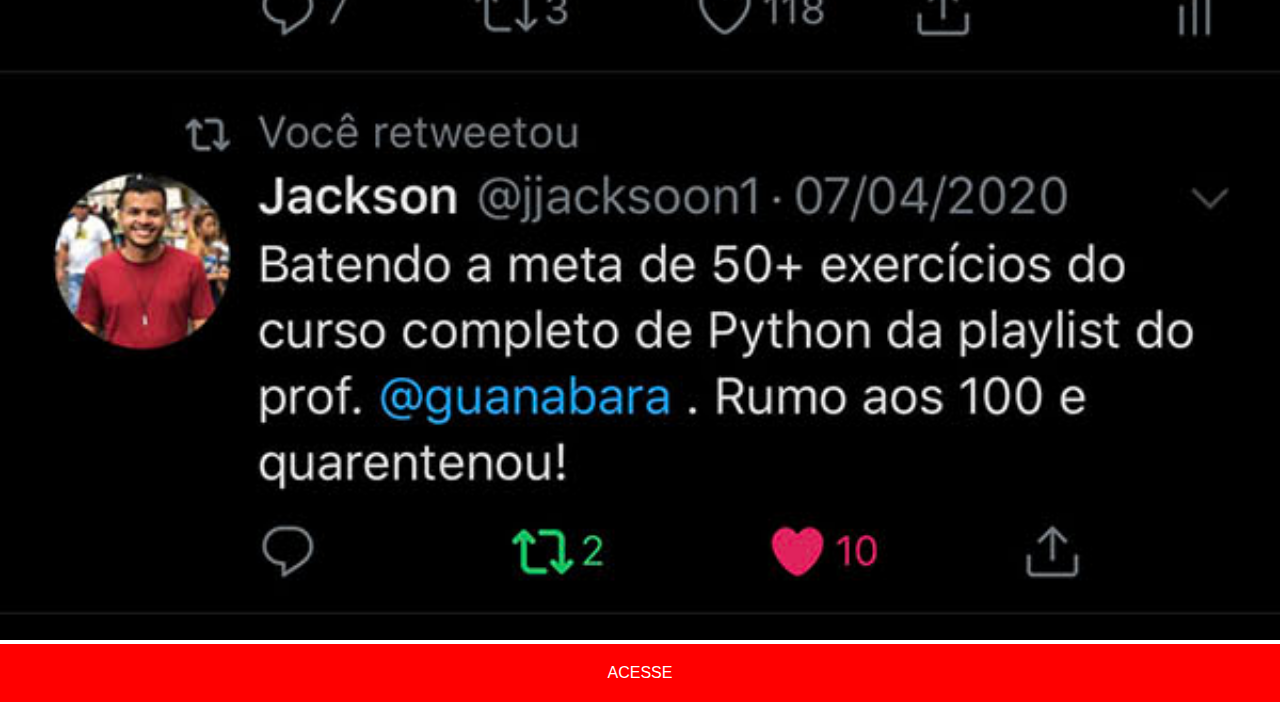
<file: twitter.html>
<!DOCTYPE html>
<html lang="pt-br">
<head>
    <meta charset="UTF-8">
    <meta name="viewport" content="width=device-width, initial-scale=1.0">
    <title>Twitter</title>
    <style>
        *{
            margin: 0;
            padding: 0;
            font-family: Arial, Helvetica, sans-serif;
        }
        ::-webkit-scrollbar{
            width: 0;
            height: 0;
        }
        img{
            width: 100vw;
        }
        a{
            display: block;
            background-color: red;
            color: white;
            padding: 20px;
            text-decoration: none;
            text-align: center;
        }
    </style>
</head>
<body>
    <img src="pacote-d013/imagens/tela-twitter.jpg" alt="">
    <a href="https://twitter.com/guanabara" target="_blank">ACESSE</a>
</body>
</html>
</file>
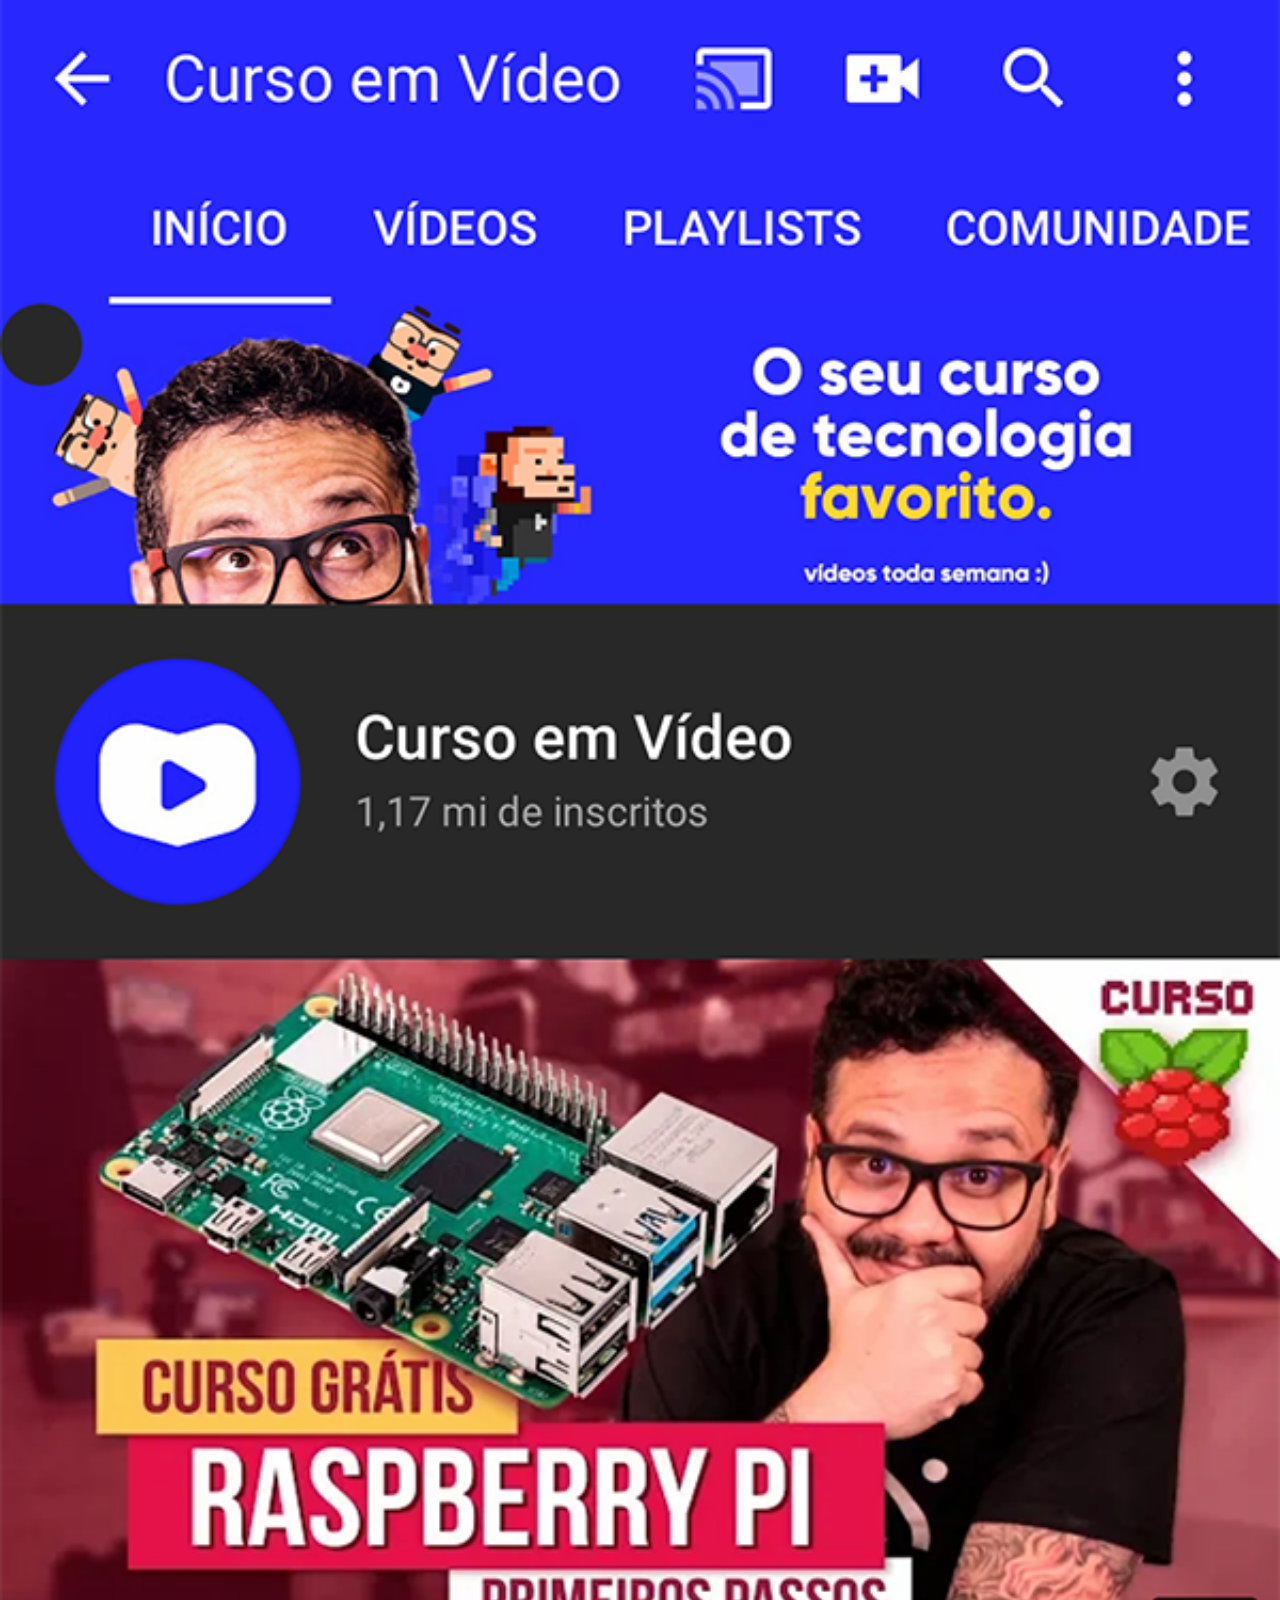
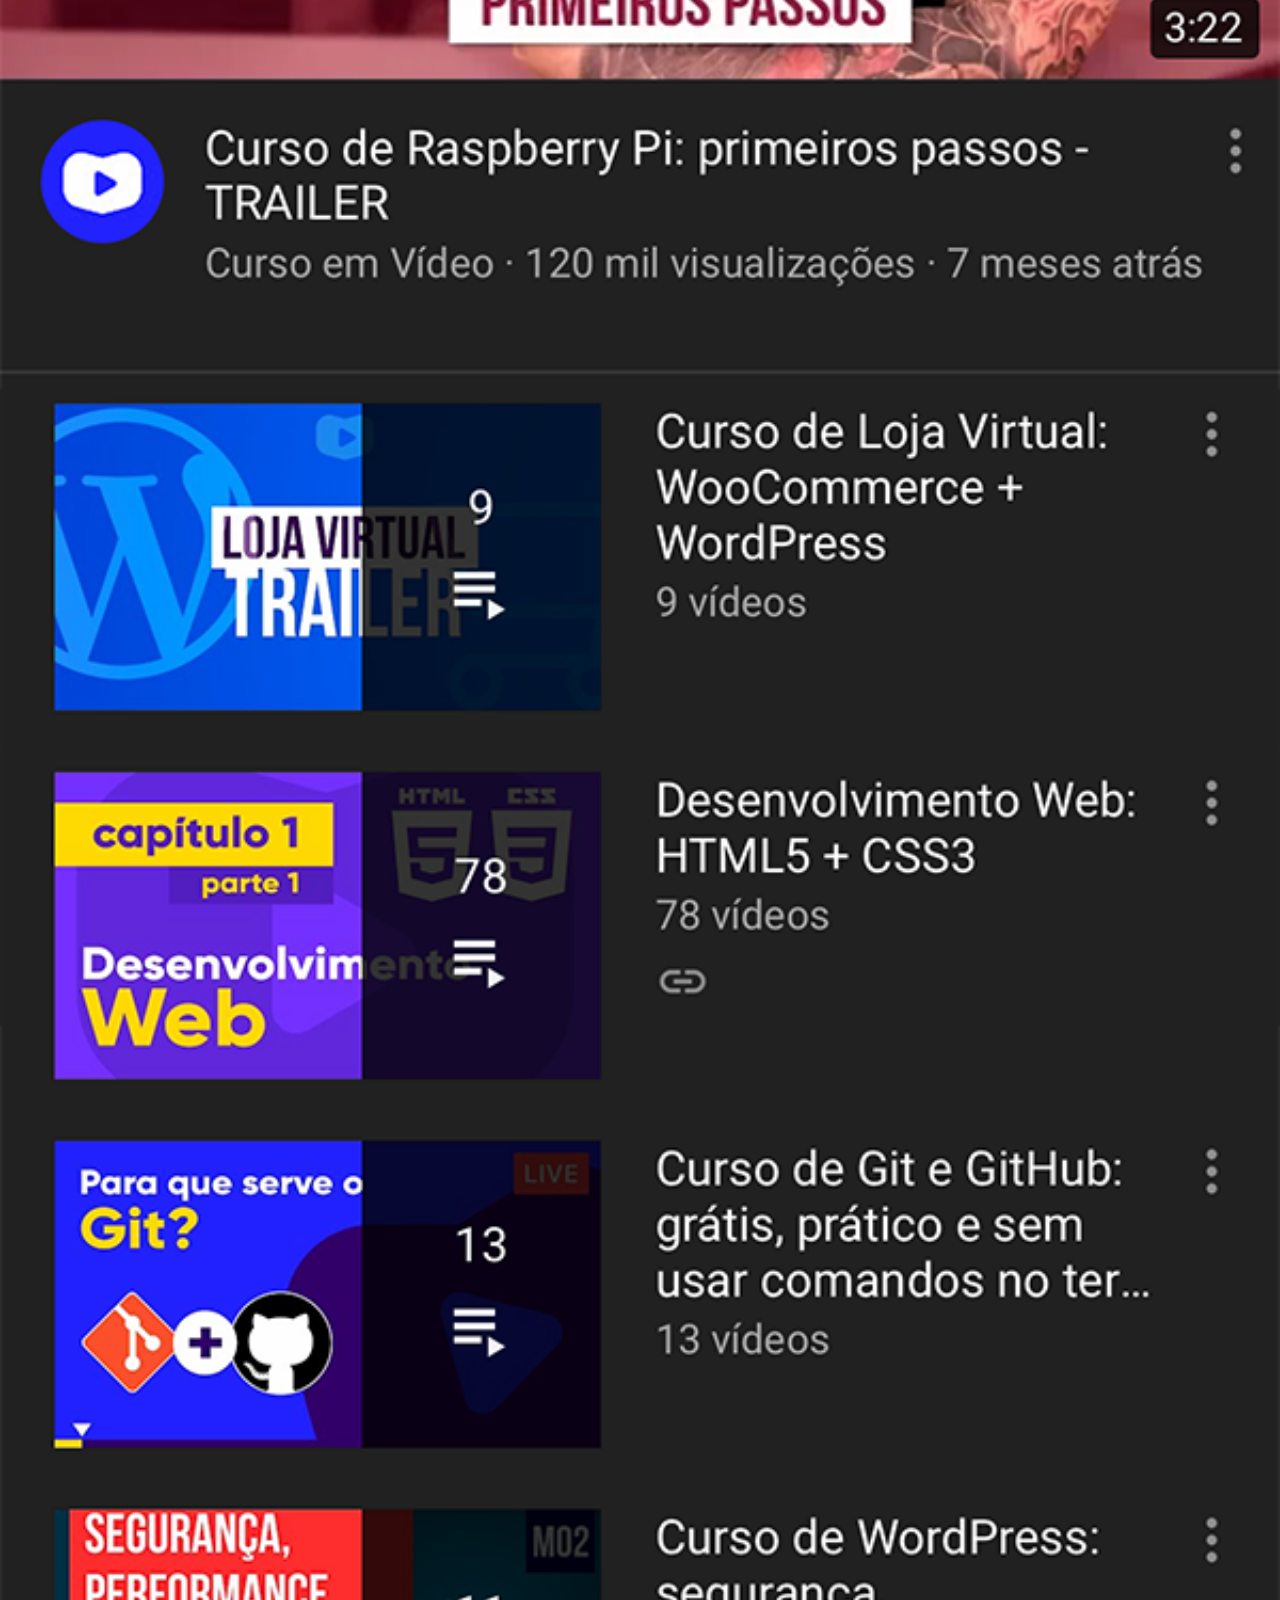
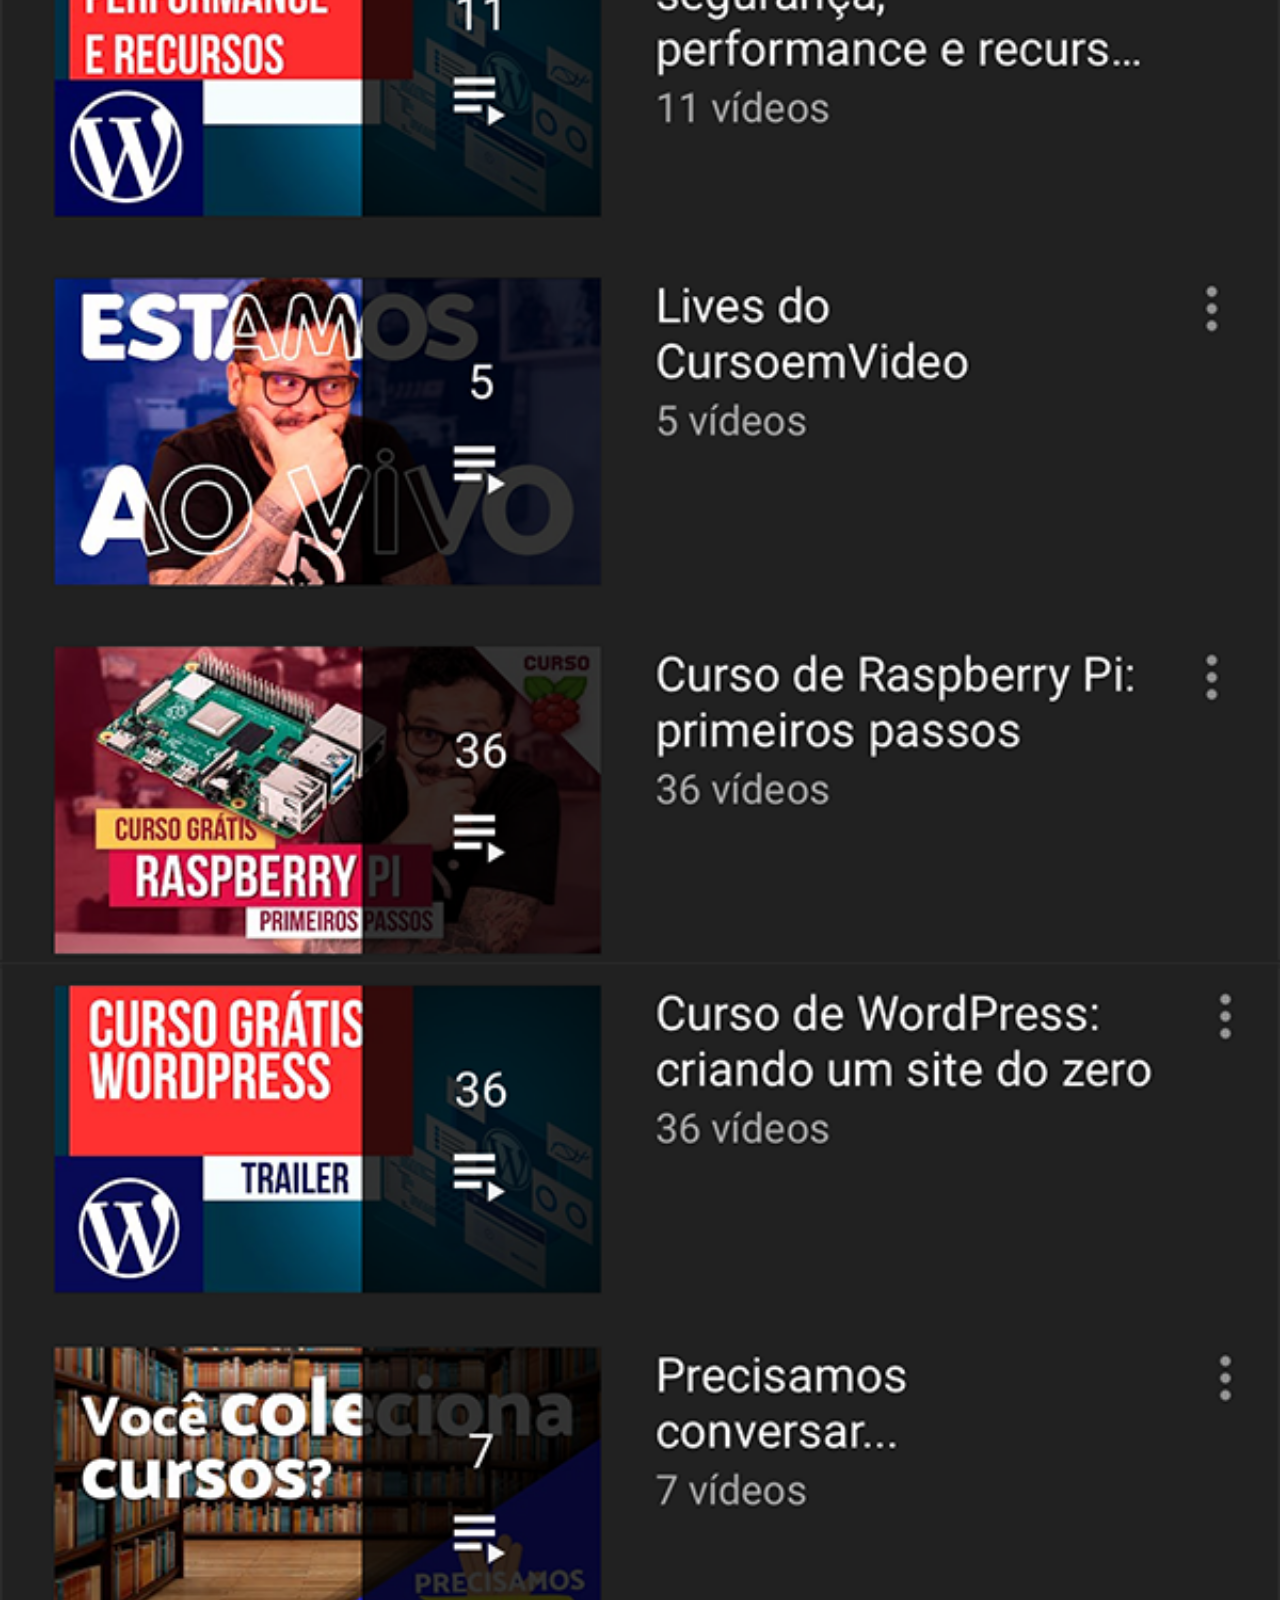
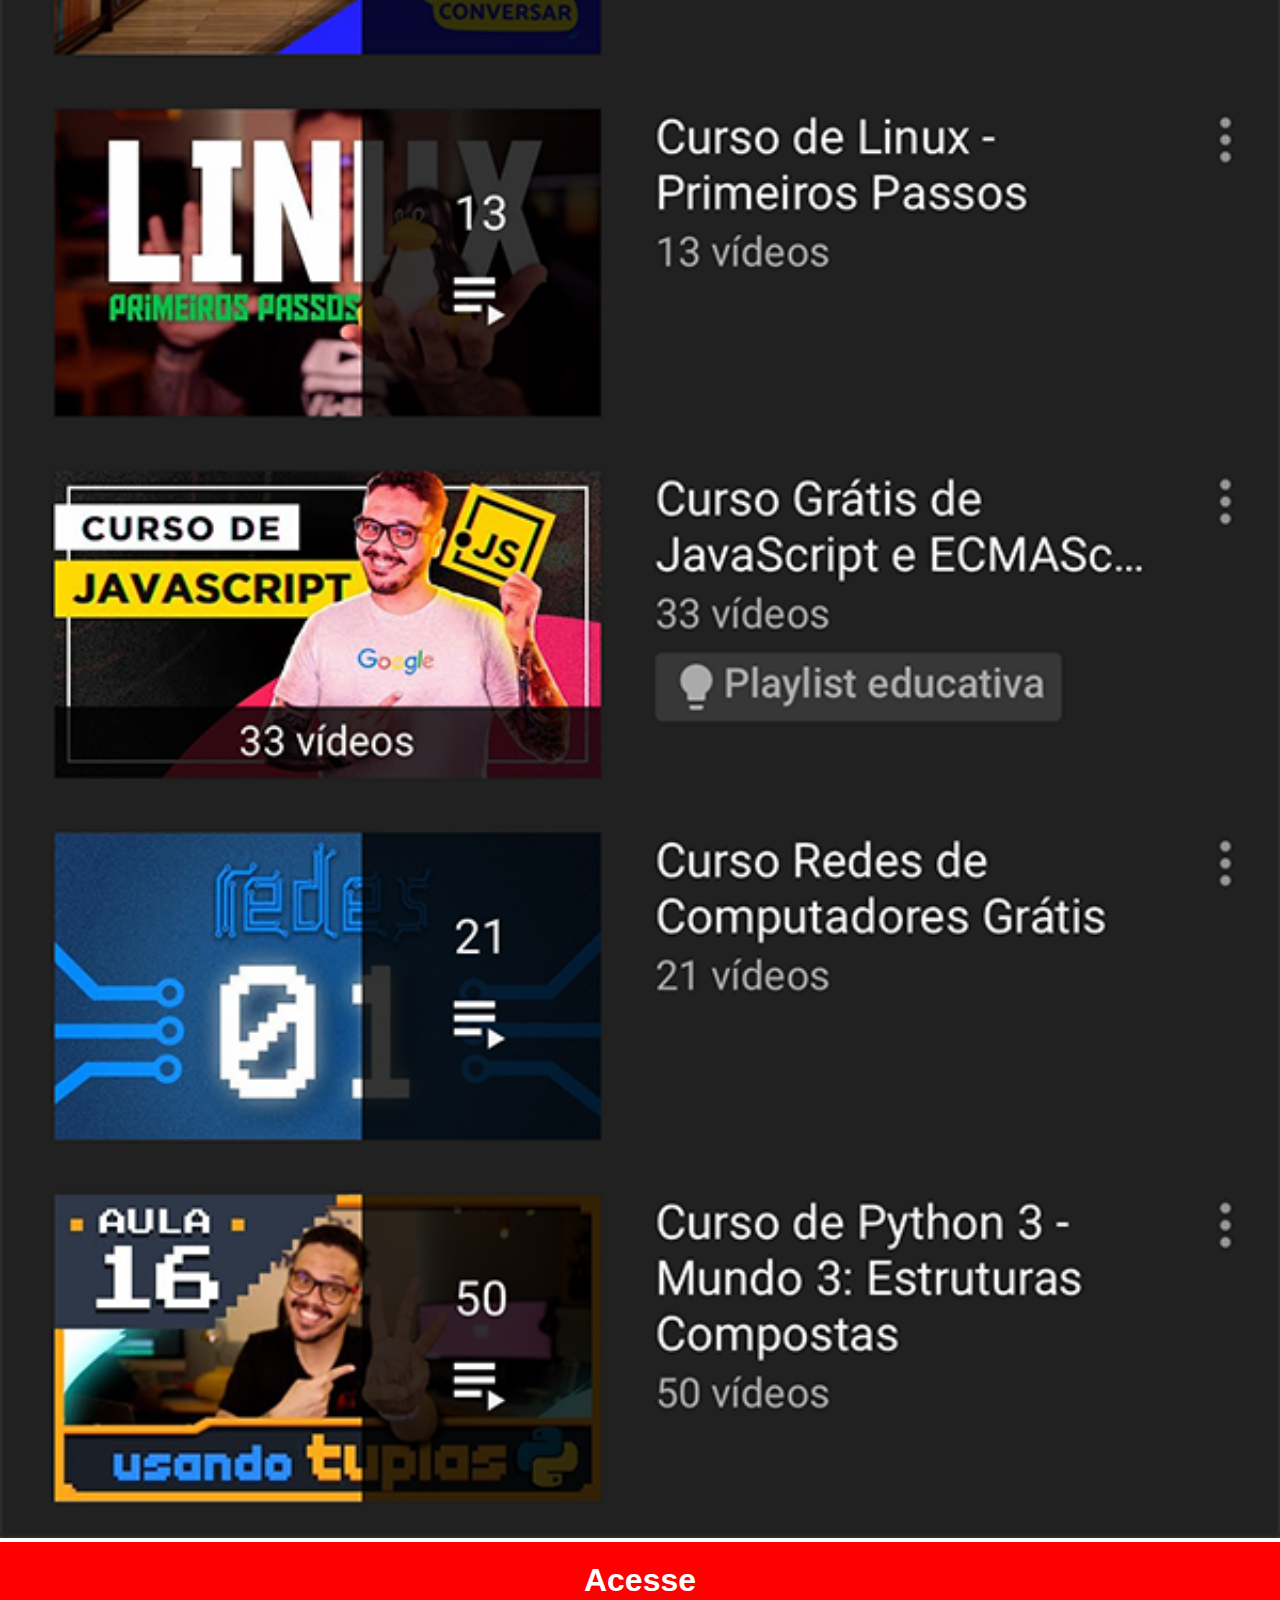
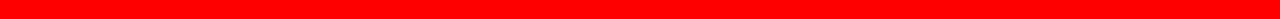
<file: youtube.html>
<!DOCTYPE html>
<html lang="pt-br">
<head>
    <meta charset="UTF-8">
    <meta name="viewport" content="width=device-width, initial-scale=1.0">
    <title>Youtube</title>
    <style>
        *{
            margin: 0px;
            padding: 0px;
            font-family: Arial, Helvetica, sans-serif;
        }

        ::-webkit-scrollbar{
            width: 0;
            height: 0;
        }
        img{
            width: 100vw;

        }
        a{
            display: block;
            background-color: red;
            font-size: 2em;
            color: white;
            margin: 0px;
            padding: 20px;
            text-decoration: none;
            text-align: center;
            font-weight: bold;
        }
    </style>
</head>
<body>
    <img src="pacote-d013/imagens/tela-youtube.png" alt="">
    <a href="https://www.youtube.com/user/cursoemvideo/playlist" target="_blank">Acesse</a>
</body>
</html>
</file>
<file: style.css>
@charset "UTF-8";

*{
    margin: 0px;
    padding: 0px;
    font-family: Arial, Helvetica, sans-serif;
}

body{
    background-color: black;
    height: 100vh;
    width: 100vw;
}

main{
    background-image: url(pacote-d013/imagens/fundo-madeira.jpg);
    background-repeat: no-repeat;
    background-position: top center;
    background-size: cover;
    background-attachment: fixed;
    height: 100vh;
    background-color: grey;
    position: relative;
}

section#telefone{
    position: absolute;
    height: 627px;
    width: 311px;
    top: 50%;
    left: 50%;
    transform: translate(-50%, -50%);
    background-image: url(pacote-d013/imagens/frame-iphone.png);
    background-repeat: no-repeat;
}
#tela{
    position: relative;
    top:80px;
    left: 22px;
    width: 268px;
    height: 471px;
}
section#redes{
    text-align: right;
}
section#redes img:hover{
    transform: translateY(-10px);
    border: 2px solid white;
}
section#redes img{
    width: 40px;
    height: 40px;
    margin: 10px;
    border-radius: 50%;
    box-shadow: 2px 2px 5px rgba(0, 0, 0, 0.719);
    box-sizing: border-box;
    transition-duration: 0.3s;
    transition-delay: 0;
    transition-property: all;
    transition-timing-function: ease;
    
}
</file>
